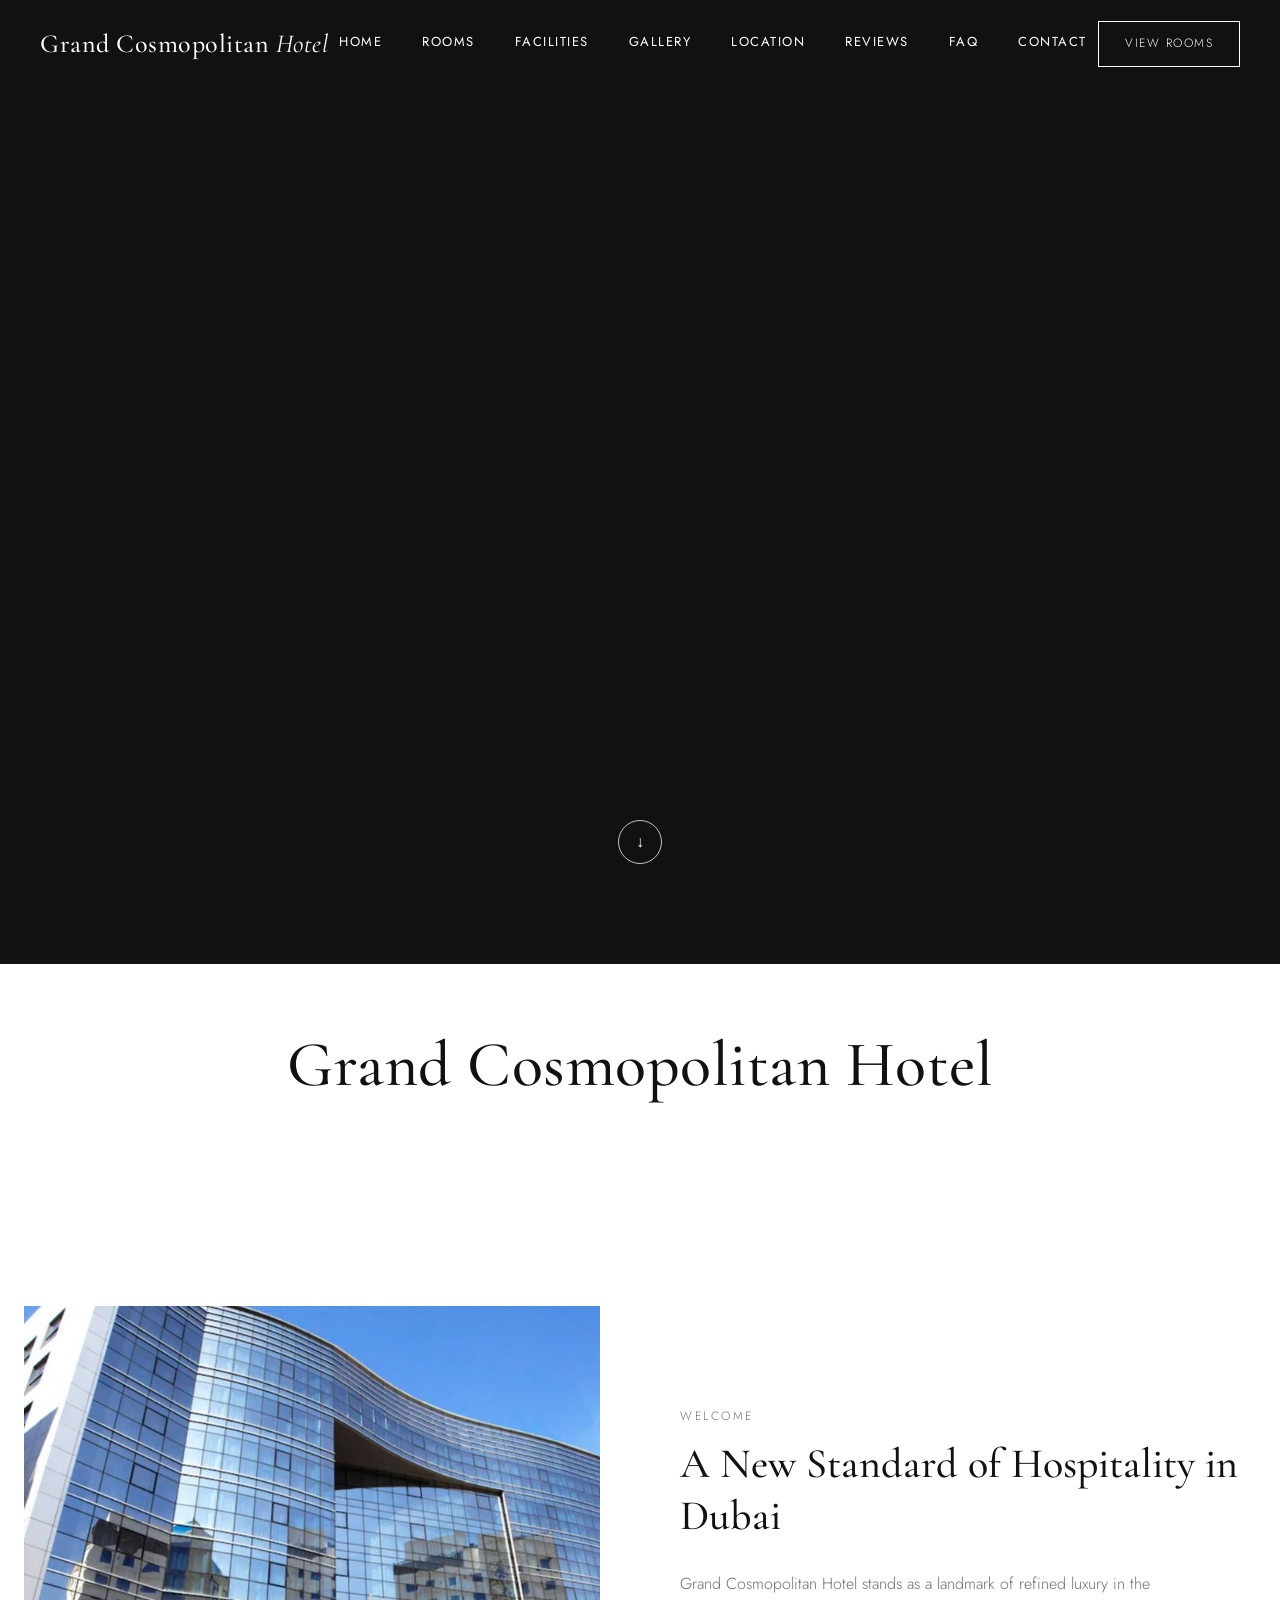
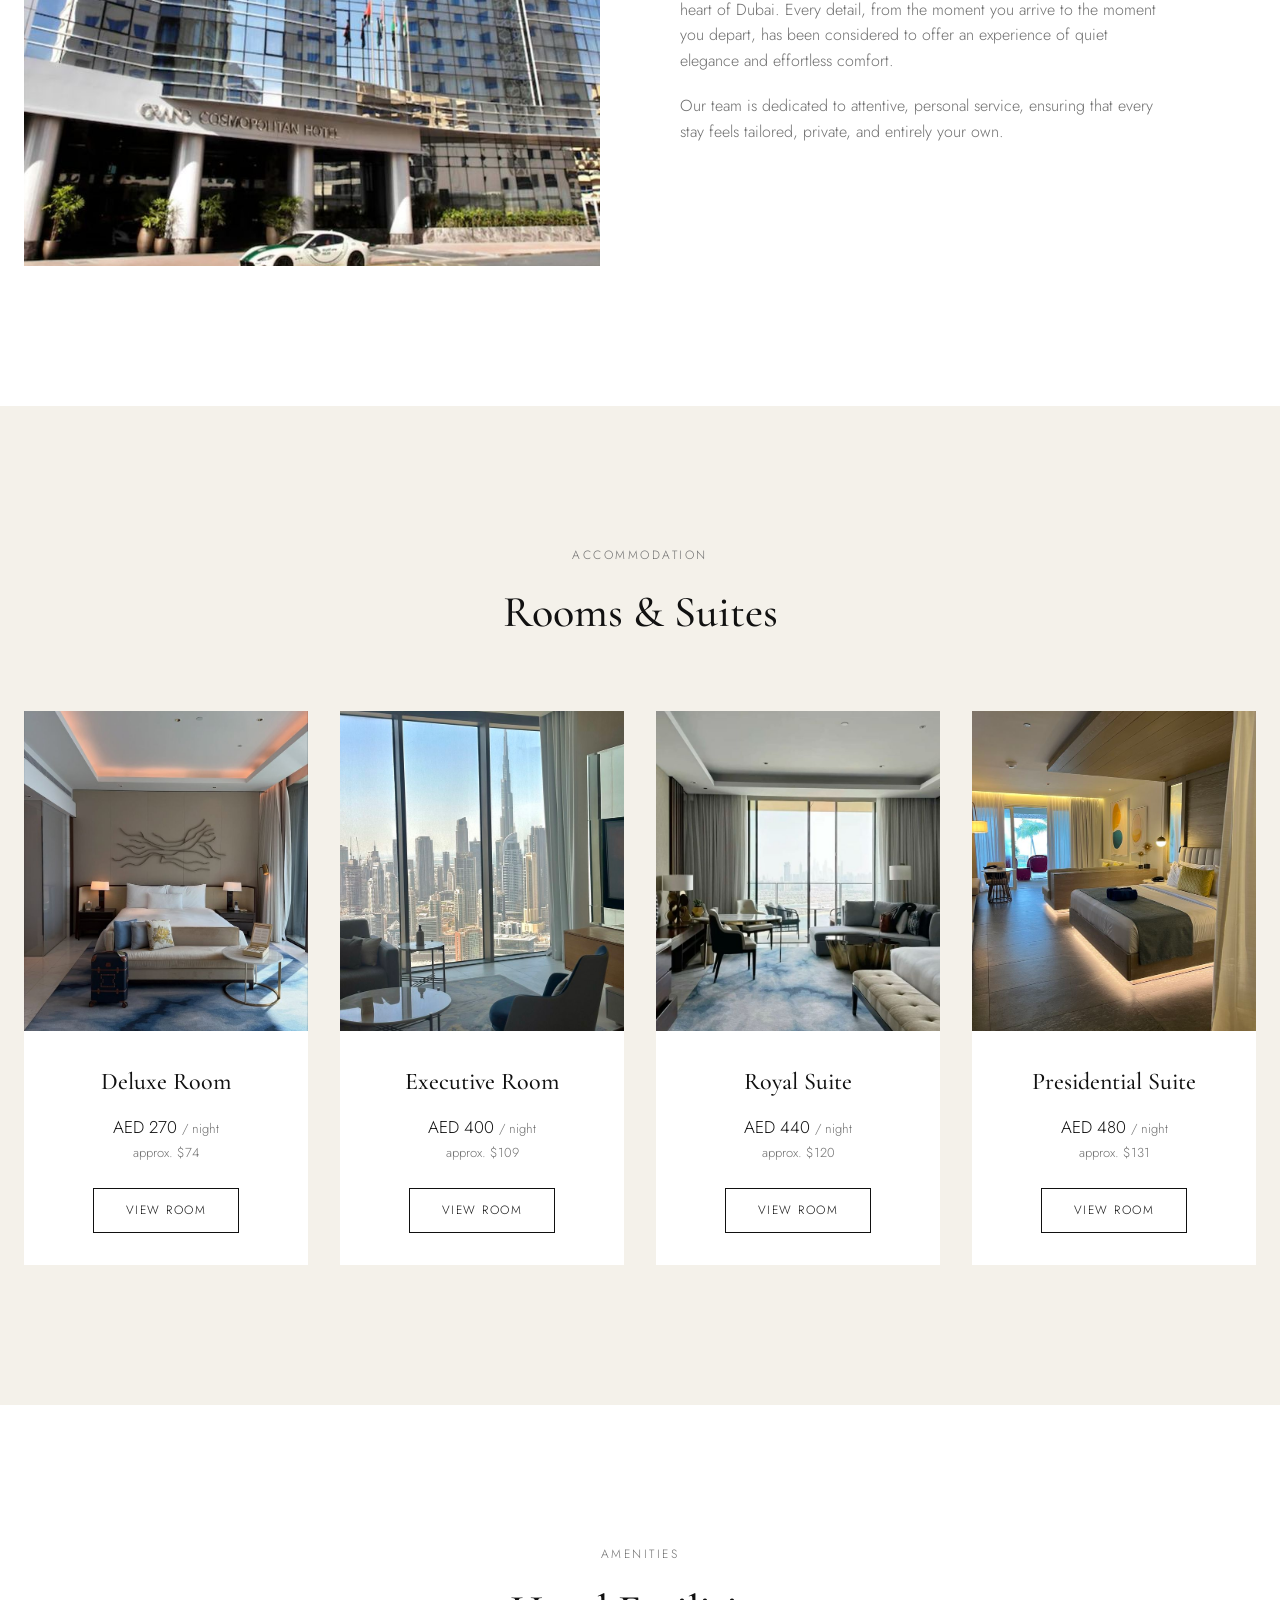
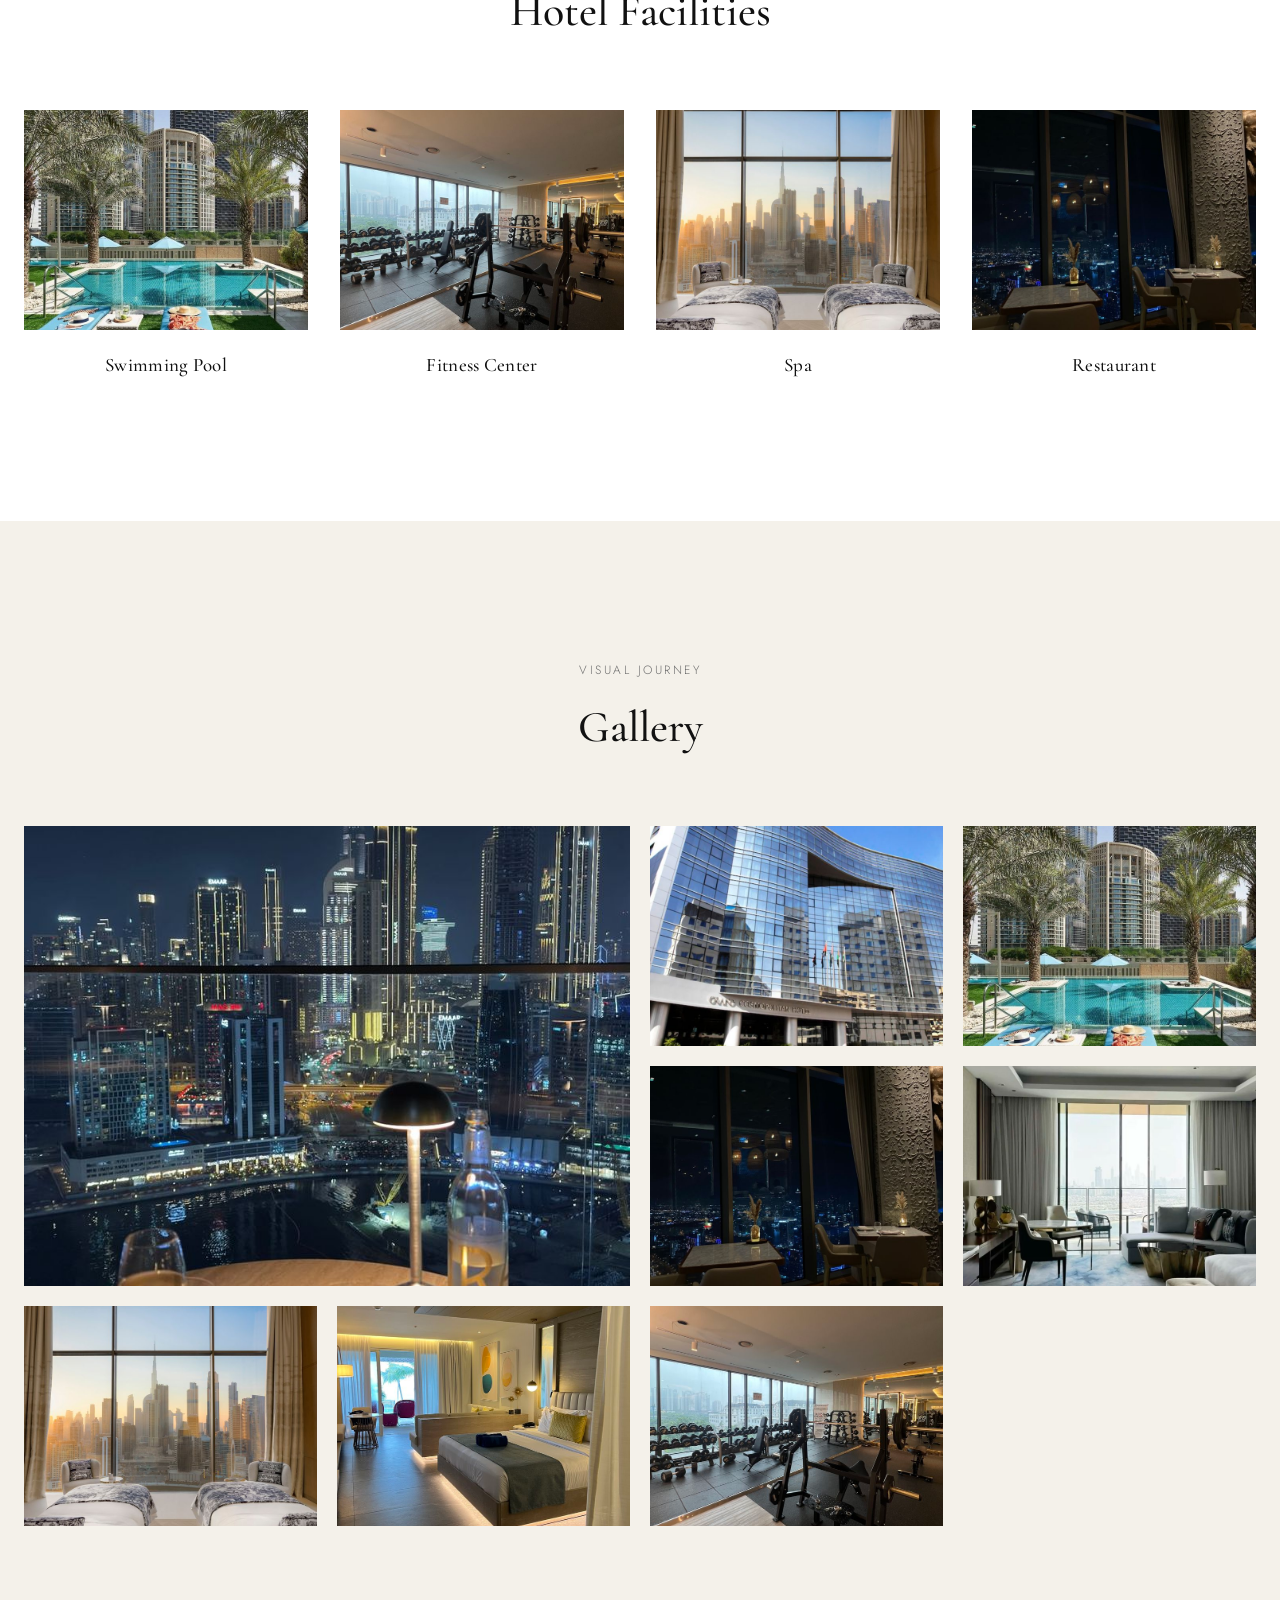
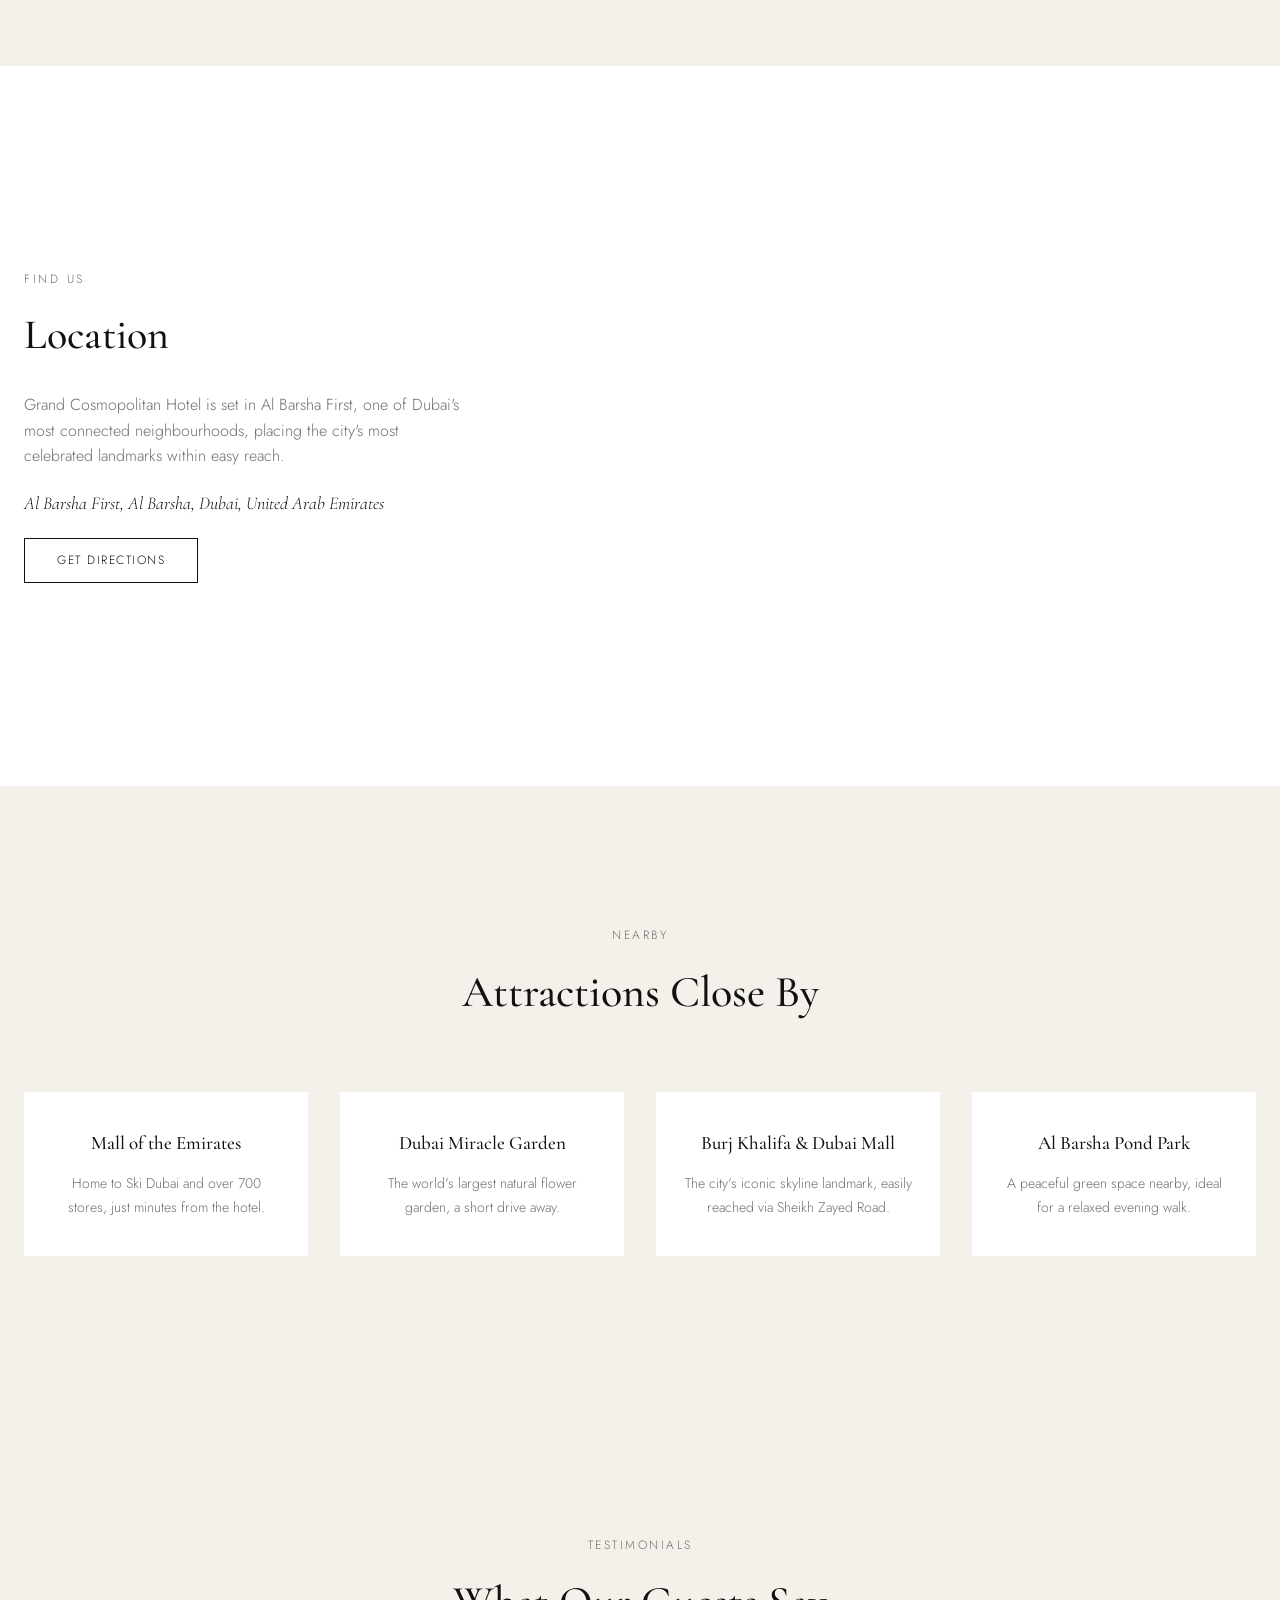
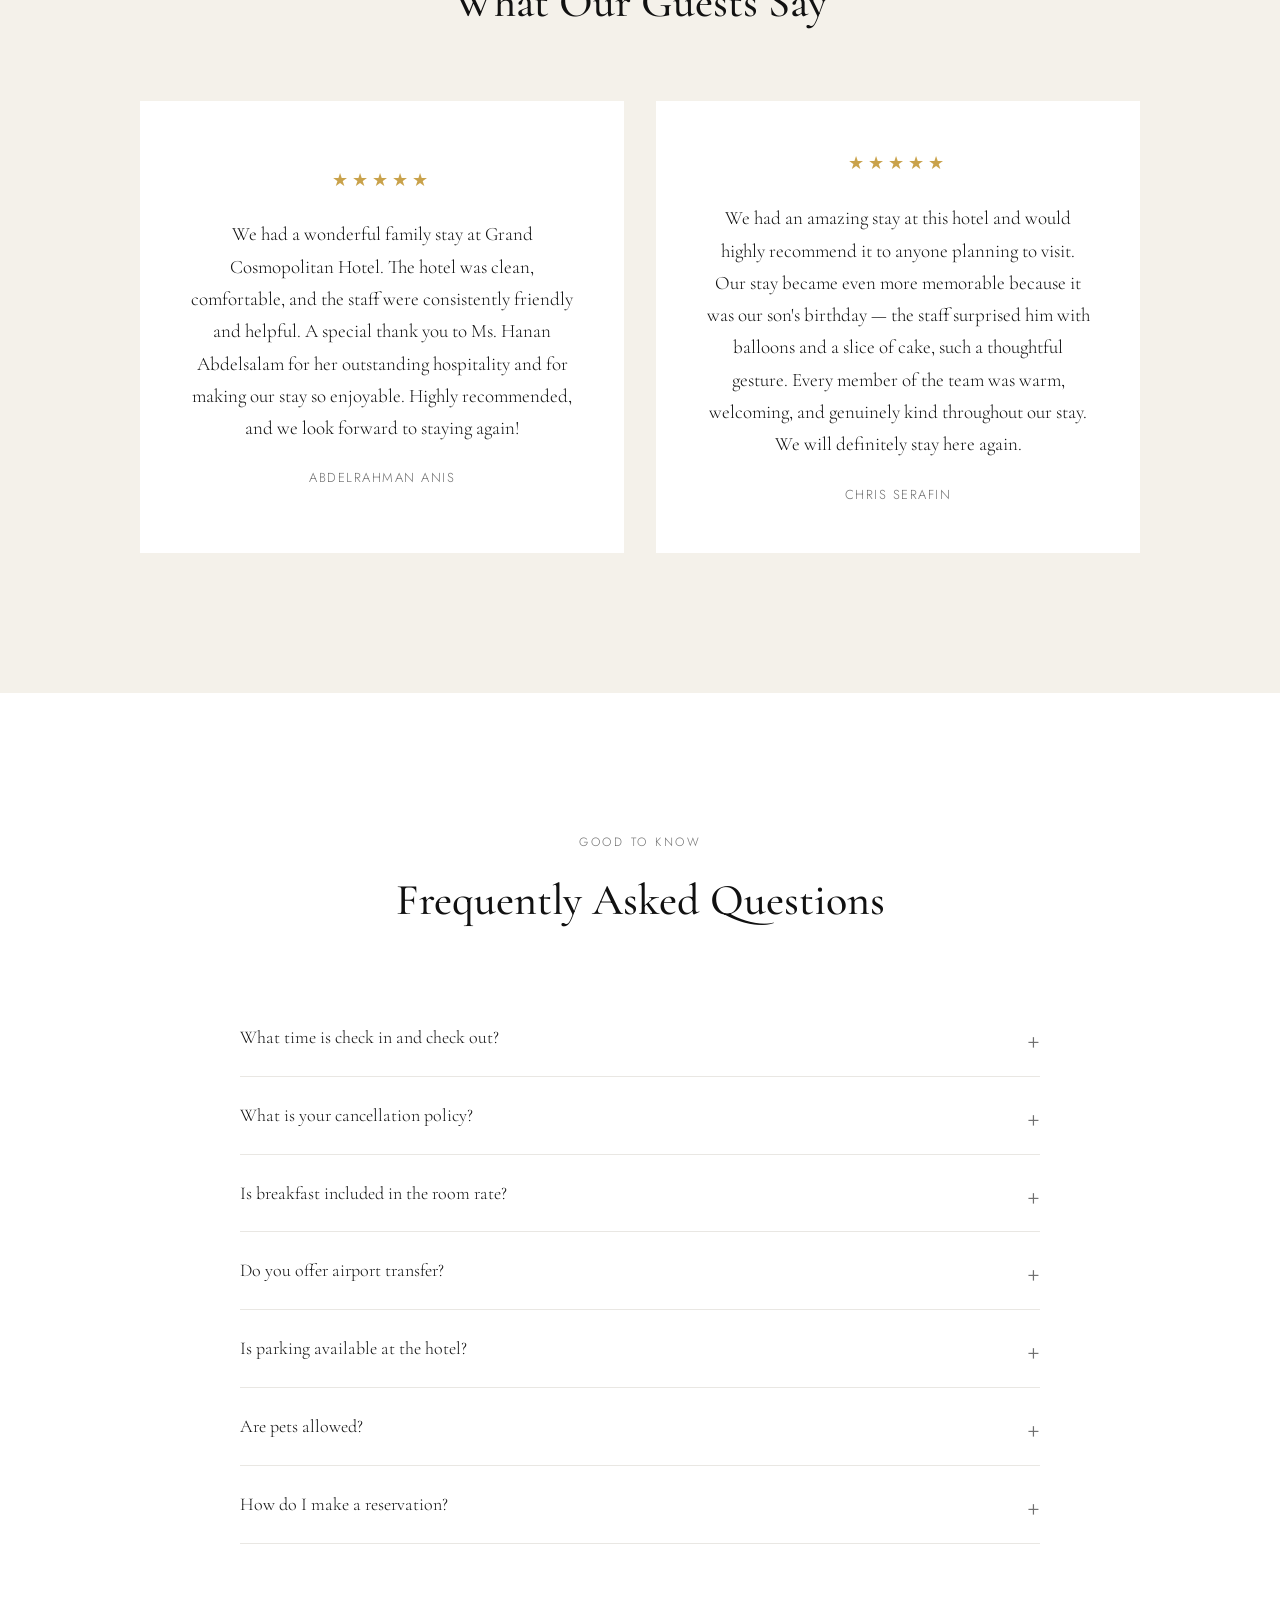
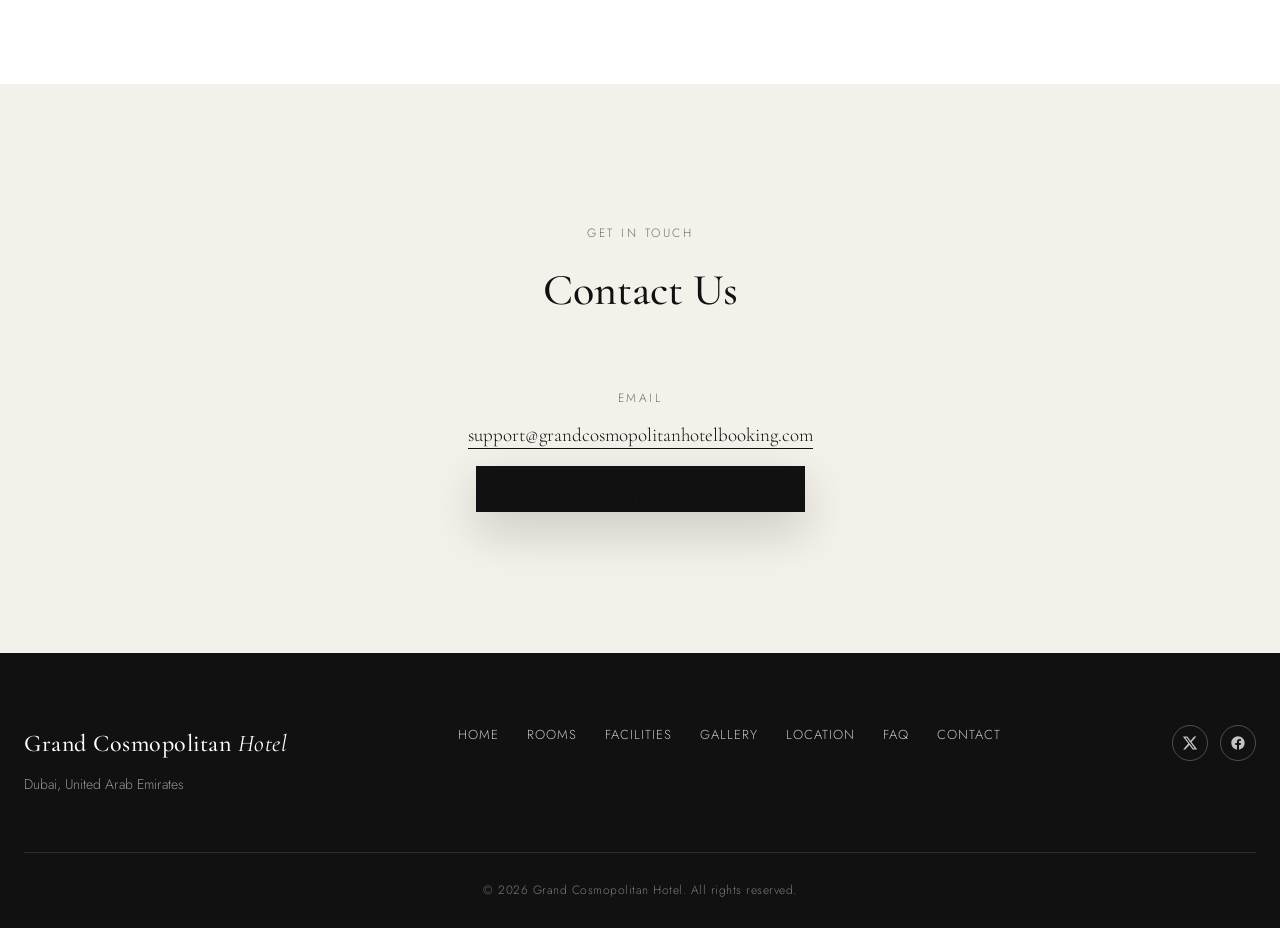
<file: index.html>
<!DOCTYPE html>
<html lang="en">
<head>
<meta charset="UTF-8">
<meta name="viewport" content="width=device-width, initial-scale=1.0">
<title>Grand Cosmopolitan Hotel | Dubai</title>
<link rel="preconnect" href="https://fonts.googleapis.com">
<link rel="preconnect" href="https://fonts.gstatic.com" crossorigin>
<link href="https://fonts.googleapis.com/css2?family=Cormorant+Garamond:wght@400;500;600&family=Jost:wght@300;400;500&display=swap" rel="stylesheet">
<link rel="stylesheet" href="style.css">
</head>
<body>

<!-- ============ NAVIGATION ============ -->
<header class="site-header" id="siteHeader">
  <div class="nav-container">

    <button class="nav-toggle" id="navToggle" aria-label="Open menu">
      <span></span>
      <span></span>
      <span></span>
    </button>

    <a href="#home" class="nav-logo">Grand Cosmopolitan <span>Hotel</span></a>

    <nav class="nav-links" id="navLinks">
      <a href="#home" class="nav-close" id="navClose" aria-label="Close menu">&times;</a>
      <a href="#home">Home</a>
      <a href="#rooms">Rooms</a>
      <a href="#facilities">Facilities</a>
      <a href="#gallery">Gallery</a>
      <a href="#location">Location</a>
      <a href="#reviews">Reviews</a>
      <a href="#faq">FAQ</a>
      <a href="#contact">Contact</a>
    </nav>

    <a href="#rooms" class="btn-nav">View Rooms</a>

  </div>
</header>

<div class="nav-overlay" id="navOverlay"></div>

<!-- ============ SECTIONS PLACEHOLDER ============ -->
<!-- Hero, Booking Form, Hotel Intro, Rooms, Facilities, Gallery,
     Location, Nearby Attractions, Reservation Process, Reviews,
     FAQ, Contact, Footer will be added section by section. -->

<main>

  <!-- ============ HERO ============ -->
  <section id="home" class="hero">

    <div class="hero-video-wrap">
      <video
        class="hero-video"
        autoplay
        muted
        loop
        playsinline>
        <source src="https://res.cloudinary.com/zznslxmz/video/upload/q_auto,f_auto/v1786178181/3c3256c80615941cb352f25d64c30ac8_c71n5p.mp4" type="video/mp4">
      </video>

      <a href="#hotel-intro" class="hero-scroll-cue" aria-label="Scroll down">
        <span>&darr;</span>
      </a>
    </div>

    <div class="hero-spacer"></div>

    <div class="hero-heading reveal">
      <h1>Grand Cosmopolitan Hotel</h1>
    </div>

  </section>

  <!-- ============ HOTEL INTRODUCTION ============ -->
  <section id="hotel-intro" class="intro">
    <div class="intro-container">

      <div class="intro-image reveal">
        <img src="intro.png" alt="Grand Cosmopolitan Hotel">
      </div>

      <div class="intro-text reveal">
        <span class="eyebrow">Welcome</span>
        <h2>A New Standard of Hospitality in Dubai</h2>
        <p>
          Grand Cosmopolitan Hotel stands as a landmark of refined
          luxury in the heart of Dubai. Every detail, from the
          moment you arrive to the moment you depart, has been
          considered to offer an experience of quiet elegance and
          effortless comfort.
        </p>
        <p>
          Our team is dedicated to attentive, personal service,
          ensuring that every stay feels tailored, private, and
          entirely your own.
        </p>
      </div>

    </div>
  </section>

  <!-- ============ ROOMS ============ -->
  <section id="rooms" class="rooms">
    <div class="section-heading reveal">
      <span class="eyebrow">Accommodation</span>
      <h2>Rooms &amp; Suites</h2>
    </div>

    <div class="rooms-grid">

      <article class="room-card reveal">
        <div class="room-card-image">
          <img src="deluxe.png" alt="Deluxe Room">
        </div>
        <div class="room-card-body">
          <h3>Deluxe Room</h3>
          <p class="room-price">AED 270 <span>/ night</span></p>
          <p class="room-price-usd">approx. $74</p>
          <a href="room-deluxe.html" class="btn-outline">View Room</a>
        </div>
      </article>

      <article class="room-card reveal">
        <div class="room-card-image">
          <img src="exe.png" alt="Executive Room">
        </div>
        <div class="room-card-body">
          <h3>Executive Room</h3>
          <p class="room-price">AED 400 <span>/ night</span></p>
          <p class="room-price-usd">approx. $109</p>
          <a href="room-executive.html" class="btn-outline">View Room</a>
        </div>
      </article>

      <article class="room-card reveal">
        <div class="room-card-image">
          <img src="royal.png" alt="Royal Suite">
        </div>
        <div class="room-card-body">
          <h3>Royal Suite</h3>
          <p class="room-price">AED 440 <span>/ night</span></p>
          <p class="room-price-usd">approx. $120</p>
          <a href="room-royal.html" class="btn-outline">View Room</a>
        </div>
      </article>

      <article class="room-card reveal">
        <div class="room-card-image">
          <img src="presidential.png" alt="Presidential Suite">
        </div>
        <div class="room-card-body">
          <h3>Presidential Suite</h3>
          <p class="room-price">AED 480 <span>/ night</span></p>
          <p class="room-price-usd">approx. $131</p>
          <a href="room-presidential.html" class="btn-outline">View Room</a>
        </div>
      </article>

    </div>
  </section>

  <!-- ============ FACILITIES ============ -->
  <section id="facilities" class="facilities">
    <div class="section-heading reveal">
      <span class="eyebrow">Amenities</span>
      <h2>Hotel Facilities</h2>
    </div>

    <div class="facilities-grid">

      <div class="facility-card reveal">
        <img src="pool.png" alt="Swimming Pool">
        <h3>Swimming Pool</h3>
      </div>

      <div class="facility-card reveal">
        <img src="gym.png" alt="Fitness Center">
        <h3>Fitness Center</h3>
      </div>

      <div class="facility-card reveal">
        <img src="spa.png" alt="Spa">
        <h3>Spa</h3>
      </div>

      <div class="facility-card reveal">
        <img src="restaurant.png" alt="Restaurant">
        <h3>Restaurant</h3>
      </div>

    </div>
  </section>

  <!-- ============ GALLERY ============ -->
  <section id="gallery" class="gallery">
    <div class="section-heading reveal">
      <span class="eyebrow">Visual Journey</span>
      <h2>Gallery</h2>
    </div>

    <div class="gallery-grid">
      <div class="gallery-item gallery-item-large reveal">
        <img src="gallery.png" alt="Grand Cosmopolitan Hotel">
      </div>
      <div class="gallery-item reveal">
        <img src="intro.png" alt="Hotel Exterior">
      </div>
      <div class="gallery-item reveal">
        <img src="pool.png" alt="Swimming Pool">
      </div>
      <div class="gallery-item reveal">
        <img src="restaurant.png" alt="Restaurant">
      </div>
      <div class="gallery-item reveal">
        <img src="royal.png" alt="Royal Suite">
      </div>
      <div class="gallery-item reveal">
        <img src="spa.png" alt="Spa">
      </div>
      <div class="gallery-item reveal">
        <img src="presidential.png" alt="Presidential Suite">
      </div>
      <div class="gallery-item reveal">
        <img src="gym.png" alt="Fitness Center">
      </div>
    </div>
  </section>

  <!-- ============ LOCATION ============ -->
  <section id="location" class="location">
    <div class="location-container">

      <div class="location-text reveal">
        <span class="eyebrow">Find Us</span>
        <h2>Location</h2>
        <p>
          Grand Cosmopolitan Hotel is set in Al Barsha First,
          one of Dubai's most connected neighbourhoods, placing
          the city's most celebrated landmarks within easy reach.
        </p>
        <p class="location-address">
          Al Barsha First, Al Barsha, Dubai, United Arab Emirates
        </p>
        <a
          href="https://www.google.com/maps/search/?api=1&query=Al+Barsha+First+Al+Barsha+Dubai+United+Arab+Emirates"
          target="_blank"
          rel="noopener"
          class="btn-outline">
          Get Directions
        </a>
      </div>

      <div class="location-map reveal">
        <iframe
          title="Grand Cosmopolitan Hotel Location"
          src="https://www.google.com/maps?q=Al+Barsha+First,+Al+Barsha,+Dubai,+United+Arab+Emirates&output=embed"
          width="100%"
          height="100%"
          style="border:0;"
          allowfullscreen=""
          loading="lazy"
          referrerpolicy="no-referrer-when-downgrade">
        </iframe>
      </div>

    </div>
  </section>

  <!-- ============ NEARBY ATTRACTIONS ============ -->
  <section id="attractions" class="attractions">
    <div class="section-heading reveal">
      <span class="eyebrow">Nearby</span>
      <h2>Attractions Close By</h2>
    </div>

    <div class="attractions-grid">

      <div class="attraction-card reveal">
        <h3>Mall of the Emirates</h3>
        <p>Home to Ski Dubai and over 700 stores, just minutes from the hotel.</p>
      </div>

      <div class="attraction-card reveal">
        <h3>Dubai Miracle Garden</h3>
        <p>The world's largest natural flower garden, a short drive away.</p>
      </div>

      <div class="attraction-card reveal">
        <h3>Burj Khalifa &amp; Dubai Mall</h3>
        <p>The city's iconic skyline landmark, easily reached via Sheikh Zayed Road.</p>
      </div>

      <div class="attraction-card reveal">
        <h3>Al Barsha Pond Park</h3>
        <p>A peaceful green space nearby, ideal for a relaxed evening walk.</p>
      </div>

    </div>
  </section>

  <!-- ============ GUEST REVIEWS ============ -->
  <section id="reviews" class="reviews">
    <div class="section-heading reveal">
      <span class="eyebrow">Testimonials</span>
      <h2>What Our Guests Say</h2>
    </div>

    <div class="reviews-grid">

      <div class="review-card reveal">
        <div class="review-stars">&starf;&starf;&starf;&starf;&starf;</div>
        <p class="review-text">
          We had a wonderful family stay at Grand Cosmopolitan Hotel.
          The hotel was clean, comfortable, and the staff were
          consistently friendly and helpful. A special thank you to
          Ms. Hanan Abdelsalam for her outstanding hospitality and
          for making our stay so enjoyable. Highly recommended, and
          we look forward to staying again!
        </p>
        <p class="review-author">Abdelrahman Anis</p>
      </div>

      <div class="review-card reveal">
        <div class="review-stars">&starf;&starf;&starf;&starf;&starf;</div>
        <p class="review-text">
          We had an amazing stay at this hotel and would highly
          recommend it to anyone planning to visit. Our stay became
          even more memorable because it was our son's birthday —
          the staff surprised him with balloons and a slice of cake,
          such a thoughtful gesture. Every member of the team was
          warm, welcoming, and genuinely kind throughout our stay.
          We will definitely stay here again.
        </p>
        <p class="review-author">Chris Serafin</p>
      </div>

    </div>
  </section>

  <!-- ============ FAQ ============ -->
  <section id="faq" class="faq">
    <div class="section-heading reveal">
      <span class="eyebrow">Good to Know</span>
      <h2>Frequently Asked Questions</h2>
    </div>

    <div class="faq-list">

      <details class="faq-item reveal">
        <summary>What time is check in and check out?</summary>
        <p>Check in begins at 3:00 PM and check out is by 12:00 PM. Early check in or late check out may be arranged through our reservations team, subject to availability.</p>
      </details>

      <details class="faq-item reveal">
        <summary>What is your cancellation policy?</summary>
        <p>Cancellation terms vary by rate and season. Our reservations team will confirm the exact policy for your dates during your chat with us.</p>
      </details>

      <details class="faq-item reveal">
        <summary>Is breakfast included in the room rate?</summary>
        <p>Breakfast availability depends on the room package selected. Our reservations team will confirm this when finalizing your booking.</p>
      </details>

      <details class="faq-item reveal">
        <summary>Do you offer airport transfer?</summary>
        <p>Yes, airport transfer can be arranged upon request. Please mention this to our reservations team during your chat.</p>
      </details>

      <details class="faq-item reveal">
        <summary>Is parking available at the hotel?</summary>
        <p>Yes, complimentary parking is available for all hotel guests.</p>
      </details>

      <details class="faq-item reveal">
        <summary>Are pets allowed?</summary>
        <p>Please contact our reservations team directly to discuss our pet policy ahead of your stay.</p>
      </details>

      <details class="faq-item reveal">
        <summary>How do I make a reservation?</summary>
        <p>Simply click "Chat With Us to Book" to start a live conversation with our reservations team, who will personally confirm availability and finalize your booking.</p>
      </details>

    </div>
  </section>

  <!-- ============ CONTACT ============ -->
  <section id="contact" class="contact">
    <div class="section-heading reveal">
      <span class="eyebrow">Get In Touch</span>
      <h2>Contact Us</h2>
    </div>

    <div class="contact-container reveal">

      <div class="contact-item">
        <span class="eyebrow">Email</span>
        <a href="mailto:support@grandcosmopolitanhotelbooking.com">support@grandcosmopolitanhotelbooking.com</a>
      </div>

      <div class="contact-item">
        <a href="#rooms" class="btn-booking-simple">View Rooms &amp; Book</a>
      </div>

    </div>
  </section>

</main>

<!-- ============ FOOTER ============ -->
<footer class="site-footer">
  <div class="footer-container">

    <div class="footer-brand">
      <p class="nav-logo">Grand Cosmopolitan <span>Hotel</span></p>
      <p class="footer-tagline">Dubai, United Arab Emirates</p>
    </div>

    <nav class="footer-links">
      <a href="#home">Home</a>
      <a href="#rooms">Rooms</a>
      <a href="#facilities">Facilities</a>
      <a href="#gallery">Gallery</a>
      <a href="#location">Location</a>
      <a href="#faq">FAQ</a>
      <a href="#contact">Contact</a>
    </nav>

    <div class="footer-socials">
      <a href="https://x.com/GrandCosmoDubai" target="_blank" rel="noopener" aria-label="X (Twitter)" class="footer-social-icon">
        <svg viewBox="0 0 24 24" width="16" height="16" fill="currentColor"><path d="M18.244 2.25h3.308l-7.227 8.26 8.502 11.24H16.17l-5.214-6.817L4.99 21.75H1.68l7.73-8.835L1.254 2.25H8.08l4.713 6.231zm-1.161 17.52h1.833L7.084 4.126H5.117z"/></svg>
      </a>
      <a href="https://www.facebook.com/GrandCosmopolitanHotelBookings" target="_blank" rel="noopener" aria-label="Facebook" class="footer-social-icon">
        <svg viewBox="0 0 24 24" width="16" height="16" fill="currentColor"><path d="M22 12.06C22 6.5 17.52 2 12 2S2 6.5 2 12.06c0 5.02 3.66 9.18 8.44 9.94v-7.03H7.9v-2.91h2.54V9.85c0-2.51 1.49-3.89 3.77-3.89 1.09 0 2.24.2 2.24.2v2.47h-1.26c-1.24 0-1.63.77-1.63 1.56v1.87h2.78l-.44 2.91h-2.34V22c4.78-.76 8.44-4.92 8.44-9.94z"/></svg>
      </a>
    </div>

  </div>

  <div class="footer-bottom">
    <p>&copy; <span id="footerYear"></span> Grand Cosmopolitan Hotel. All rights reserved.</p>
  </div>
</footer>

<script src="main.js"></script>

</body>
</html>
</file>
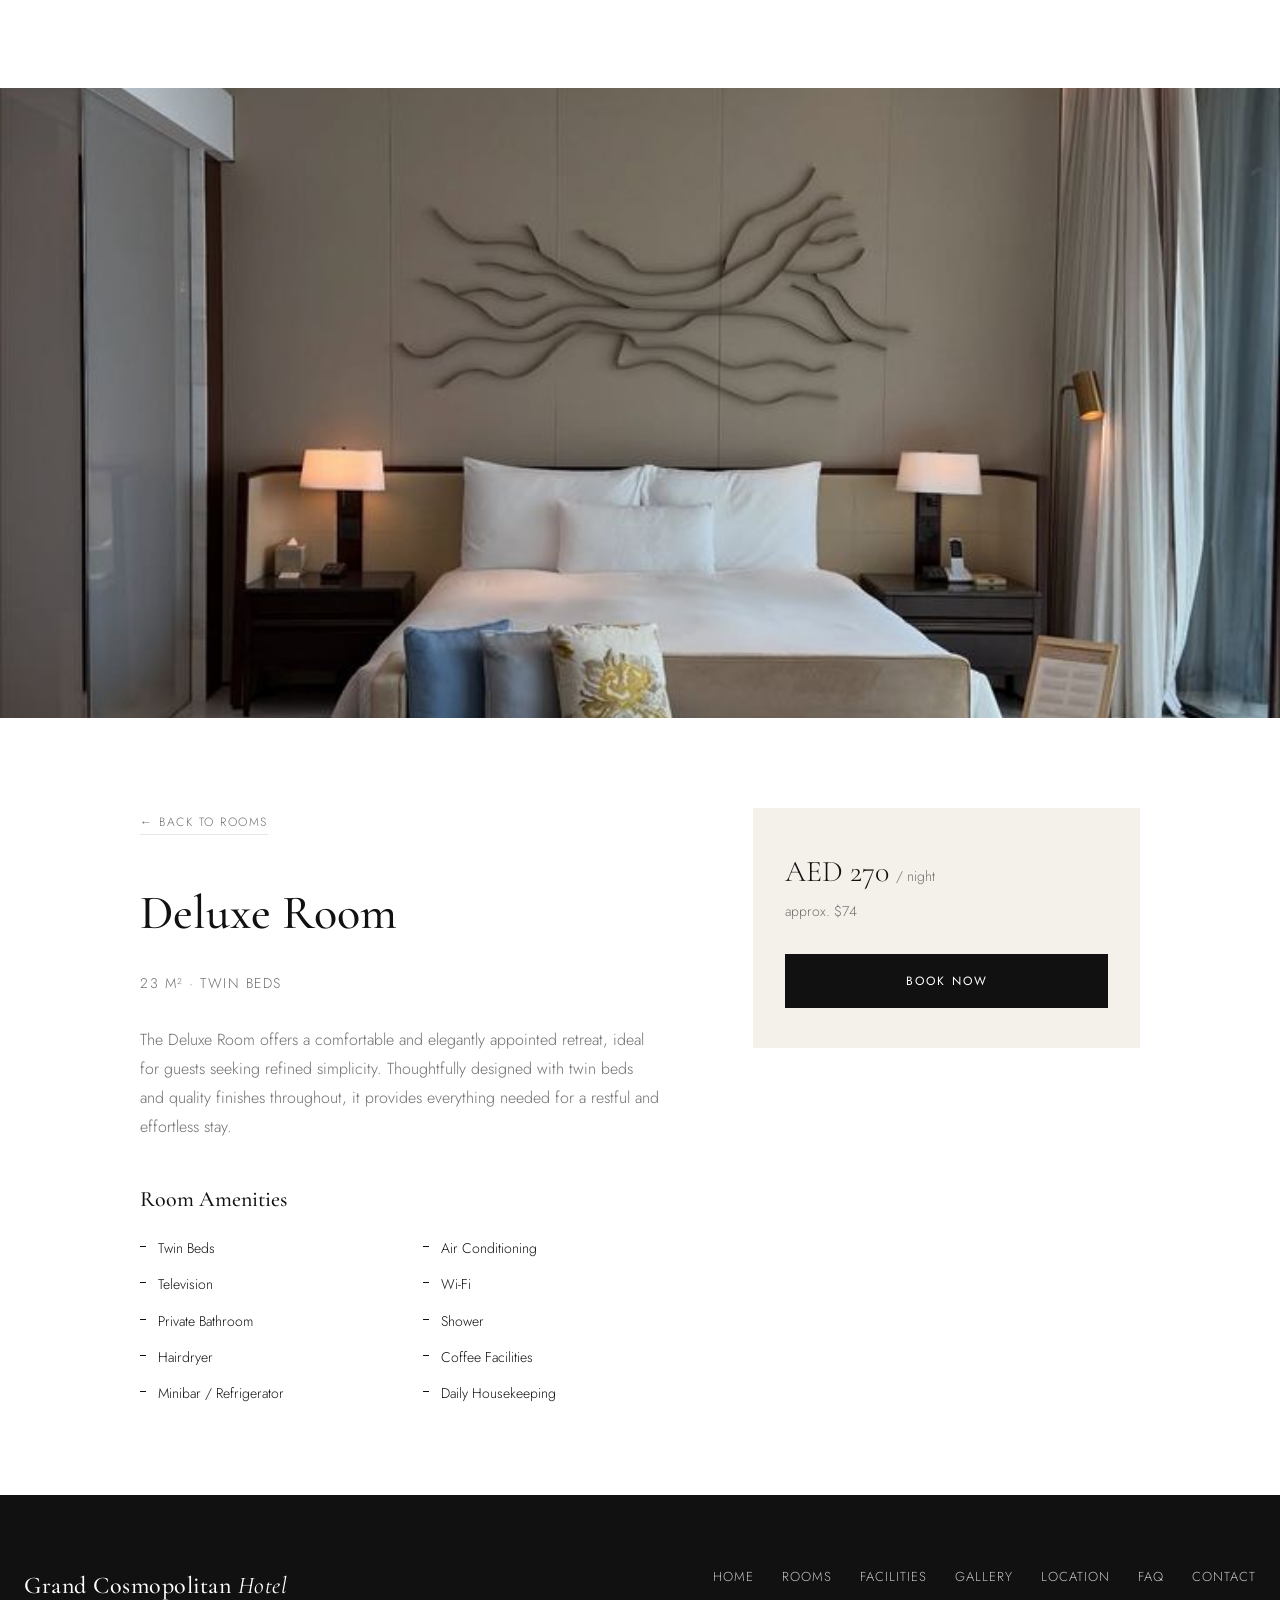
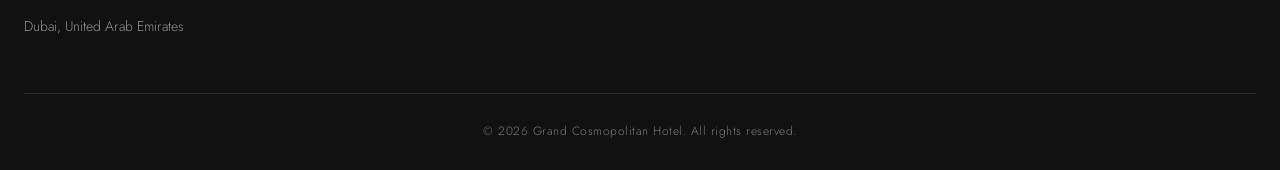
<file: deluxe.html>
<!DOCTYPE html>
<html lang="en">
<head>
<meta charset="UTF-8">
<meta name="viewport" content="width=device-width, initial-scale=1.0">
<title>Deluxe Room | Grand Cosmopolitan Hotel</title>
<link rel="preconnect" href="https://fonts.googleapis.com">
<link rel="preconnect" href="https://fonts.gstatic.com" crossorigin>
<link href="https://fonts.googleapis.com/css2?family=Cormorant+Garamond:wght@400;500;600&family=Jost:wght@300;400;500&display=swap" rel="stylesheet">
<link rel="stylesheet" href="style.css">
</head>
<body>

<!-- ============ NAVIGATION ============ -->
<header class="site-header scrolled" id="siteHeader">
  <div class="nav-container">

    <button class="nav-toggle" id="navToggle" aria-label="Open menu">
      <span></span>
      <span></span>
      <span></span>
    </button>

    <a href="index.html" class="nav-logo">Grand Cosmopolitan <span>Hotel</span></a>

    <nav class="nav-links" id="navLinks">
      <a href="index.html" class="nav-close" id="navClose" aria-label="Close menu">&times;</a>
      <a href="index.html">Home</a>
      <a href="index.html#rooms">Rooms</a>
      <a href="index.html#facilities">Facilities</a>
      <a href="index.html#gallery">Gallery</a>
      <a href="index.html#location">Location</a>
      <a href="index.html#reviews">Reviews</a>
      <a href="index.html#faq">FAQ</a>
      <a href="index.html#contact">Contact</a>
    </nav>

    <a href="index.html#booking" class="btn-nav">Check Availability</a>

  </div>
</header>

<div class="nav-overlay" id="navOverlay"></div>

<main>

  <!-- ============ ROOM HERO ============ -->
  <div class="room-hero">
    <img src="deluxe.png" alt="Deluxe Room">
  </div>

  <!-- ============ ROOM DETAIL ============ -->
  <section class="room-detail">
    <div class="room-detail-container">

      <div class="room-detail-main reveal">
        <a href="index.html#rooms" class="room-detail-back">&larr; Back to Rooms</a>
        <h1>Deluxe Room</h1>
        <p class="room-detail-size">23 m&sup2;&nbsp;&middot;&nbsp;Twin Beds</p>
        <p class="room-description">
          The Deluxe Room offers a comfortable and elegantly
          appointed retreat, ideal for guests seeking refined
          simplicity. Thoughtfully designed with twin beds and
          quality finishes throughout, it provides everything
          needed for a restful and effortless stay.
        </p>

        <div class="room-amenities">
          <h2>Room Amenities</h2>
          <ul class="room-amenities-list">
            <li>Twin Beds</li>
            <li>Air Conditioning</li>
            <li>Television</li>
            <li>Wi-Fi</li>
            <li>Private Bathroom</li>
            <li>Shower</li>
            <li>Hairdryer</li>
            <li>Coffee Facilities</li>
            <li>Minibar / Refrigerator</li>
            <li>Daily Housekeeping</li>
          </ul>
        </div>
      </div>

      <aside class="room-detail-side reveal">
        <p class="room-detail-price">AED 270 <span>/ night</span></p>
        <p class="room-detail-price-usd">approx. $74</p>
        <button id="roomBookBtn" data-room="Deluxe Room" class="btn-book-room">Book Now</button>
      </aside>

    </div>
  </section>

</main>

<!-- ============ FOOTER ============ -->
<footer class="site-footer">
  <div class="footer-container">

    <div class="footer-brand">
      <p class="nav-logo">Grand Cosmopolitan <span>Hotel</span></p>
      <p class="footer-tagline">Dubai, United Arab Emirates</p>
    </div>

    <nav class="footer-links">
      <a href="index.html">Home</a>
      <a href="index.html#rooms">Rooms</a>
      <a href="index.html#facilities">Facilities</a>
      <a href="index.html#gallery">Gallery</a>
      <a href="index.html#location">Location</a>
      <a href="index.html#faq">FAQ</a>
      <a href="index.html#contact">Contact</a>
    </nav>

  </div>

  <div class="footer-bottom">
    <p>&copy; <span id="footerYear"></span> Grand Cosmopolitan Hotel. All rights reserved.</p>
  </div>
</footer>

<script src="main.js"></script>

<!--Start of Tawk.to Script-->
<script type="text/javascript">
var Tawk_API=Tawk_API||{}, Tawk_LoadStart=new Date();
(function(){
var s1=document.createElement("script"),s0=document.getElementsByTagName("script")[0];
s1.async=true;
s1.src='https://embed.tawk.to/6a75b3db27ca6d1d42c39d03/1jvdsd4hu';
s1.charset='UTF-8';
s1.setAttribute('crossorigin','*');
s0.parentNode.insertBefore(s1,s0);
})();
</script>
<!--End of Tawk.to Script-->

</body>
</html>
</file>
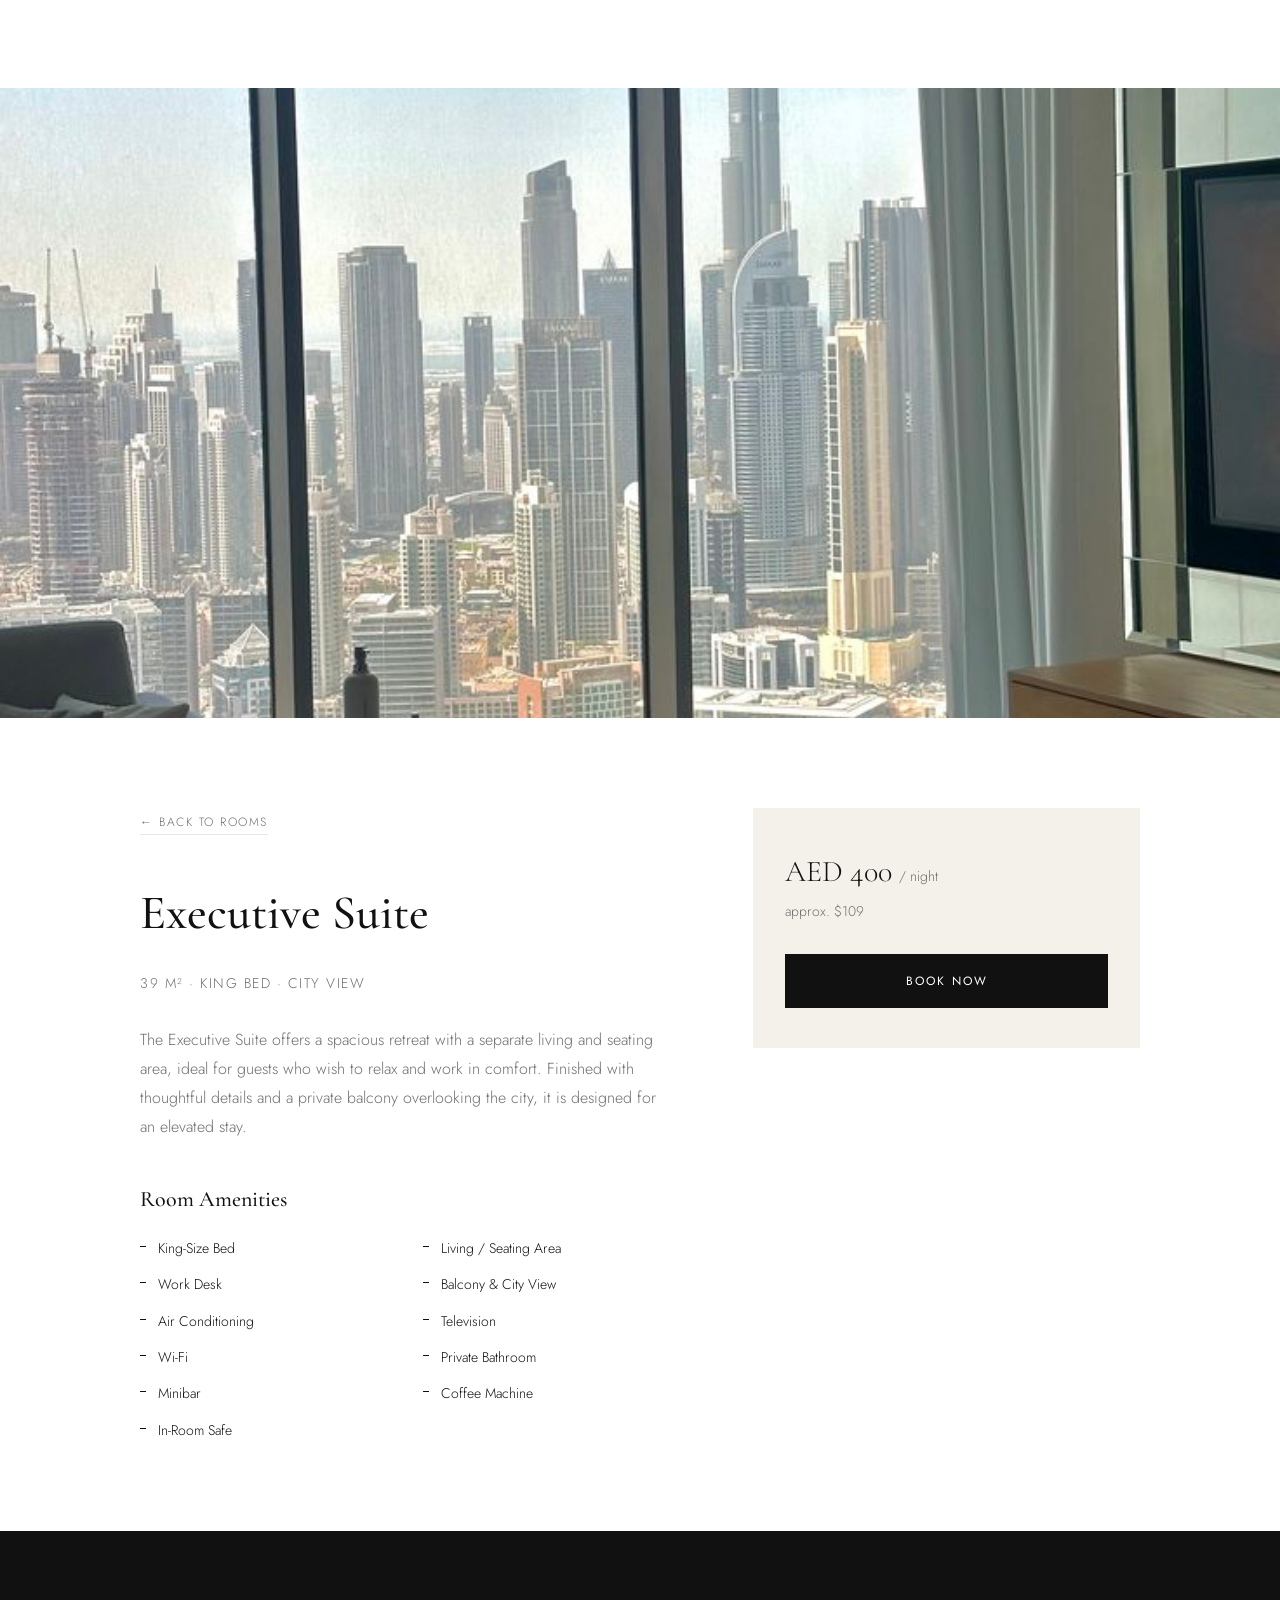
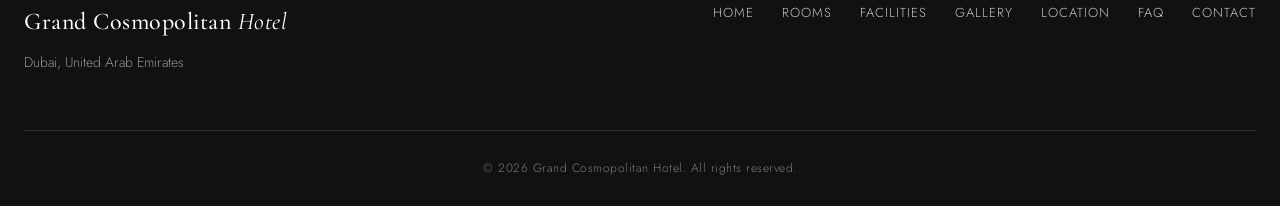
<file: executive.html>
<!DOCTYPE html>
<html lang="en">
<head>
<meta charset="UTF-8">
<meta name="viewport" content="width=device-width, initial-scale=1.0">
<title>Executive Suite | Grand Cosmopolitan Hotel</title>
<link rel="preconnect" href="https://fonts.googleapis.com">
<link rel="preconnect" href="https://fonts.gstatic.com" crossorigin>
<link href="https://fonts.googleapis.com/css2?family=Cormorant+Garamond:wght@400;500;600&family=Jost:wght@300;400;500&display=swap" rel="stylesheet">
<link rel="stylesheet" href="style.css">
</head>
<body>

<!-- ============ NAVIGATION ============ -->
<header class="site-header scrolled" id="siteHeader">
  <div class="nav-container">

    <button class="nav-toggle" id="navToggle" aria-label="Open menu">
      <span></span>
      <span></span>
      <span></span>
    </button>

    <a href="index.html" class="nav-logo">Grand Cosmopolitan <span>Hotel</span></a>

    <nav class="nav-links" id="navLinks">
      <a href="index.html" class="nav-close" id="navClose" aria-label="Close menu">&times;</a>
      <a href="index.html">Home</a>
      <a href="index.html#rooms">Rooms</a>
      <a href="index.html#facilities">Facilities</a>
      <a href="index.html#gallery">Gallery</a>
      <a href="index.html#location">Location</a>
      <a href="index.html#reviews">Reviews</a>
      <a href="index.html#faq">FAQ</a>
      <a href="index.html#contact">Contact</a>
    </nav>

    <a href="index.html#booking" class="btn-nav">Check Availability</a>

  </div>
</header>

<div class="nav-overlay" id="navOverlay"></div>

<main>

  <!-- ============ ROOM HERO ============ -->
  <div class="room-hero">
    <img src="exe.png" alt="Executive Suite">
  </div>

  <!-- ============ ROOM DETAIL ============ -->
  <section class="room-detail">
    <div class="room-detail-container">

      <div class="room-detail-main reveal">
        <a href="index.html#rooms" class="room-detail-back">&larr; Back to Rooms</a>
        <h1>Executive Suite</h1>
        <p class="room-detail-size">39 m&sup2;&nbsp;&middot;&nbsp;King Bed&nbsp;&middot;&nbsp;City View</p>
        <p class="room-description">
          The Executive Suite offers a spacious retreat with a
          separate living and seating area, ideal for guests who
          wish to relax and work in comfort. Finished with
          thoughtful details and a private balcony overlooking
          the city, it is designed for an elevated stay.
        </p>

        <div class="room-amenities">
          <h2>Room Amenities</h2>
          <ul class="room-amenities-list">
            <li>King-Size Bed</li>
            <li>Living / Seating Area</li>
            <li>Work Desk</li>
            <li>Balcony &amp; City View</li>
            <li>Air Conditioning</li>
            <li>Television</li>
            <li>Wi-Fi</li>
            <li>Private Bathroom</li>
            <li>Minibar</li>
            <li>Coffee Machine</li>
            <li>In-Room Safe</li>
          </ul>
        </div>
      </div>

      <aside class="room-detail-side reveal">
        <p class="room-detail-price">AED 400 <span>/ night</span></p>
        <p class="room-detail-price-usd">approx. $109</p>
        <button id="roomBookBtn" data-room="Executive Suite" class="btn-book-room">Book Now</button>
      </aside>

    </div>
  </section>

</main>

<!-- ============ FOOTER ============ -->
<footer class="site-footer">
  <div class="footer-container">

    <div class="footer-brand">
      <p class="nav-logo">Grand Cosmopolitan <span>Hotel</span></p>
      <p class="footer-tagline">Dubai, United Arab Emirates</p>
    </div>

    <nav class="footer-links">
      <a href="index.html">Home</a>
      <a href="index.html#rooms">Rooms</a>
      <a href="index.html#facilities">Facilities</a>
      <a href="index.html#gallery">Gallery</a>
      <a href="index.html#location">Location</a>
      <a href="index.html#faq">FAQ</a>
      <a href="index.html#contact">Contact</a>
    </nav>

  </div>

  <div class="footer-bottom">
    <p>&copy; <span id="footerYear"></span> Grand Cosmopolitan Hotel. All rights reserved.</p>
  </div>
</footer>

<script src="main.js"></script>

<!--Start of Tawk.to Script-->
<script type="text/javascript">
var Tawk_API=Tawk_API||{}, Tawk_LoadStart=new Date();
(function(){
var s1=document.createElement("script"),s0=document.getElementsByTagName("script")[0];
s1.async=true;
s1.src='https://embed.tawk.to/6a75b3db27ca6d1d42c39d03/1jvdsd4hu';
s1.charset='UTF-8';
s1.setAttribute('crossorigin','*');
s0.parentNode.insertBefore(s1,s0);
})();
</script>
<!--End of Tawk.to Script-->

</body>
</html>
</file>
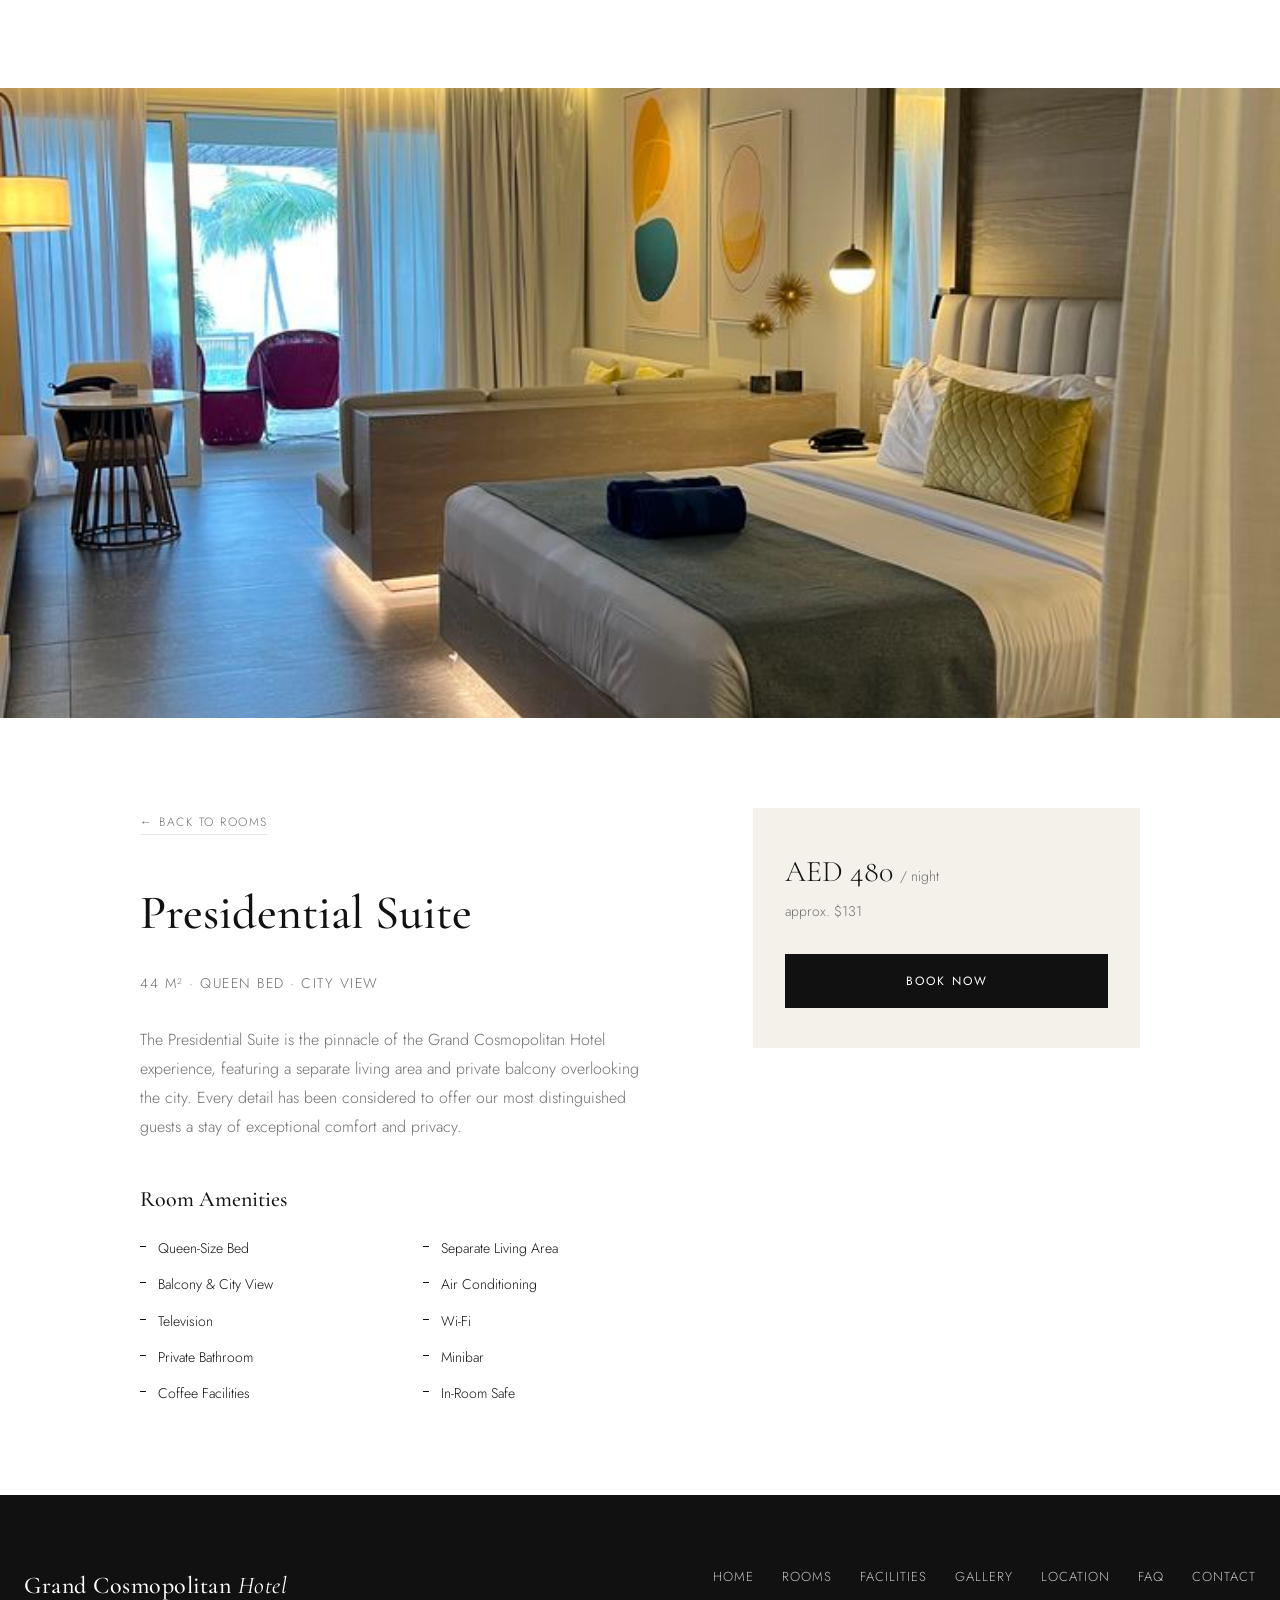
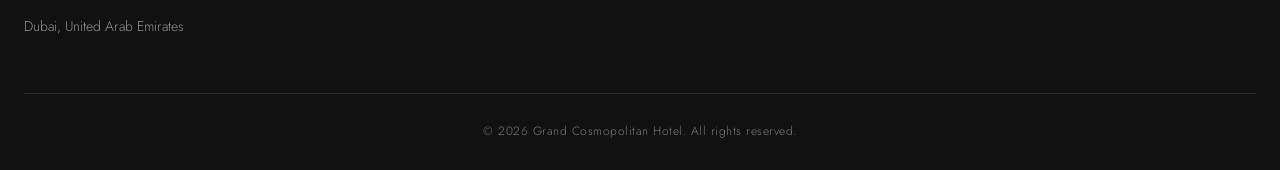
<file: presidential.html>
<!DOCTYPE html>
<html lang="en">
<head>
<meta charset="UTF-8">
<meta name="viewport" content="width=device-width, initial-scale=1.0">
<title>Presidential Suite | Grand Cosmopolitan Hotel</title>
<link rel="preconnect" href="https://fonts.googleapis.com">
<link rel="preconnect" href="https://fonts.gstatic.com" crossorigin>
<link href="https://fonts.googleapis.com/css2?family=Cormorant+Garamond:wght@400;500;600&family=Jost:wght@300;400;500&display=swap" rel="stylesheet">
<link rel="stylesheet" href="style.css">
</head>
<body>

<!-- ============ NAVIGATION ============ -->
<header class="site-header scrolled" id="siteHeader">
  <div class="nav-container">

    <button class="nav-toggle" id="navToggle" aria-label="Open menu">
      <span></span>
      <span></span>
      <span></span>
    </button>

    <a href="index.html" class="nav-logo">Grand Cosmopolitan <span>Hotel</span></a>

    <nav class="nav-links" id="navLinks">
      <a href="index.html" class="nav-close" id="navClose" aria-label="Close menu">&times;</a>
      <a href="index.html">Home</a>
      <a href="index.html#rooms">Rooms</a>
      <a href="index.html#facilities">Facilities</a>
      <a href="index.html#gallery">Gallery</a>
      <a href="index.html#location">Location</a>
      <a href="index.html#reviews">Reviews</a>
      <a href="index.html#faq">FAQ</a>
      <a href="index.html#contact">Contact</a>
    </nav>

    <a href="index.html#booking" class="btn-nav">Check Availability</a>

  </div>
</header>

<div class="nav-overlay" id="navOverlay"></div>

<main>

  <!-- ============ ROOM HERO ============ -->
  <div class="room-hero">
    <img src="presidential.png" alt="Presidential Suite">
  </div>

  <!-- ============ ROOM DETAIL ============ -->
  <section class="room-detail">
    <div class="room-detail-container">

      <div class="room-detail-main reveal">
        <a href="index.html#rooms" class="room-detail-back">&larr; Back to Rooms</a>
        <h1>Presidential Suite</h1>
        <p class="room-detail-size">44 m&sup2;&nbsp;&middot;&nbsp;Queen Bed&nbsp;&middot;&nbsp;City View</p>
        <p class="room-description">
          The Presidential Suite is the pinnacle of the Grand
          Cosmopolitan Hotel experience, featuring a separate
          living area and private balcony overlooking the city.
          Every detail has been considered to offer our most
          distinguished guests a stay of exceptional comfort and
          privacy.
        </p>

        <div class="room-amenities">
          <h2>Room Amenities</h2>
          <ul class="room-amenities-list">
            <li>Queen-Size Bed</li>
            <li>Separate Living Area</li>
            <li>Balcony &amp; City View</li>
            <li>Air Conditioning</li>
            <li>Television</li>
            <li>Wi-Fi</li>
            <li>Private Bathroom</li>
            <li>Minibar</li>
            <li>Coffee Facilities</li>
            <li>In-Room Safe</li>
          </ul>
        </div>
      </div>

      <aside class="room-detail-side reveal">
        <p class="room-detail-price">AED 480 <span>/ night</span></p>
        <p class="room-detail-price-usd">approx. $131</p>
        <button id="roomBookBtn" data-room="Presidential Suite" class="btn-book-room">Book Now</button>
      </aside>

    </div>
  </section>

</main>

<!-- ============ FOOTER ============ -->
<footer class="site-footer">
  <div class="footer-container">

    <div class="footer-brand">
      <p class="nav-logo">Grand Cosmopolitan <span>Hotel</span></p>
      <p class="footer-tagline">Dubai, United Arab Emirates</p>
    </div>

    <nav class="footer-links">
      <a href="index.html">Home</a>
      <a href="index.html#rooms">Rooms</a>
      <a href="index.html#facilities">Facilities</a>
      <a href="index.html#gallery">Gallery</a>
      <a href="index.html#location">Location</a>
      <a href="index.html#faq">FAQ</a>
      <a href="index.html#contact">Contact</a>
    </nav>

  </div>

  <div class="footer-bottom">
    <p>&copy; <span id="footerYear"></span> Grand Cosmopolitan Hotel. All rights reserved.</p>
  </div>
</footer>

<script src="main.js"></script>

<!--Start of Tawk.to Script-->
<script type="text/javascript">
var Tawk_API=Tawk_API||{}, Tawk_LoadStart=new Date();
(function(){
var s1=document.createElement("script"),s0=document.getElementsByTagName("script")[0];
s1.async=true;
s1.src='https://embed.tawk.to/6a75b3db27ca6d1d42c39d03/1jvdsd4hu';
s1.charset='UTF-8';
s1.setAttribute('crossorigin','*');
s0.parentNode.insertBefore(s1,s0);
})();
</script>
<!--End of Tawk.to Script-->

</body>
</html>
</file>
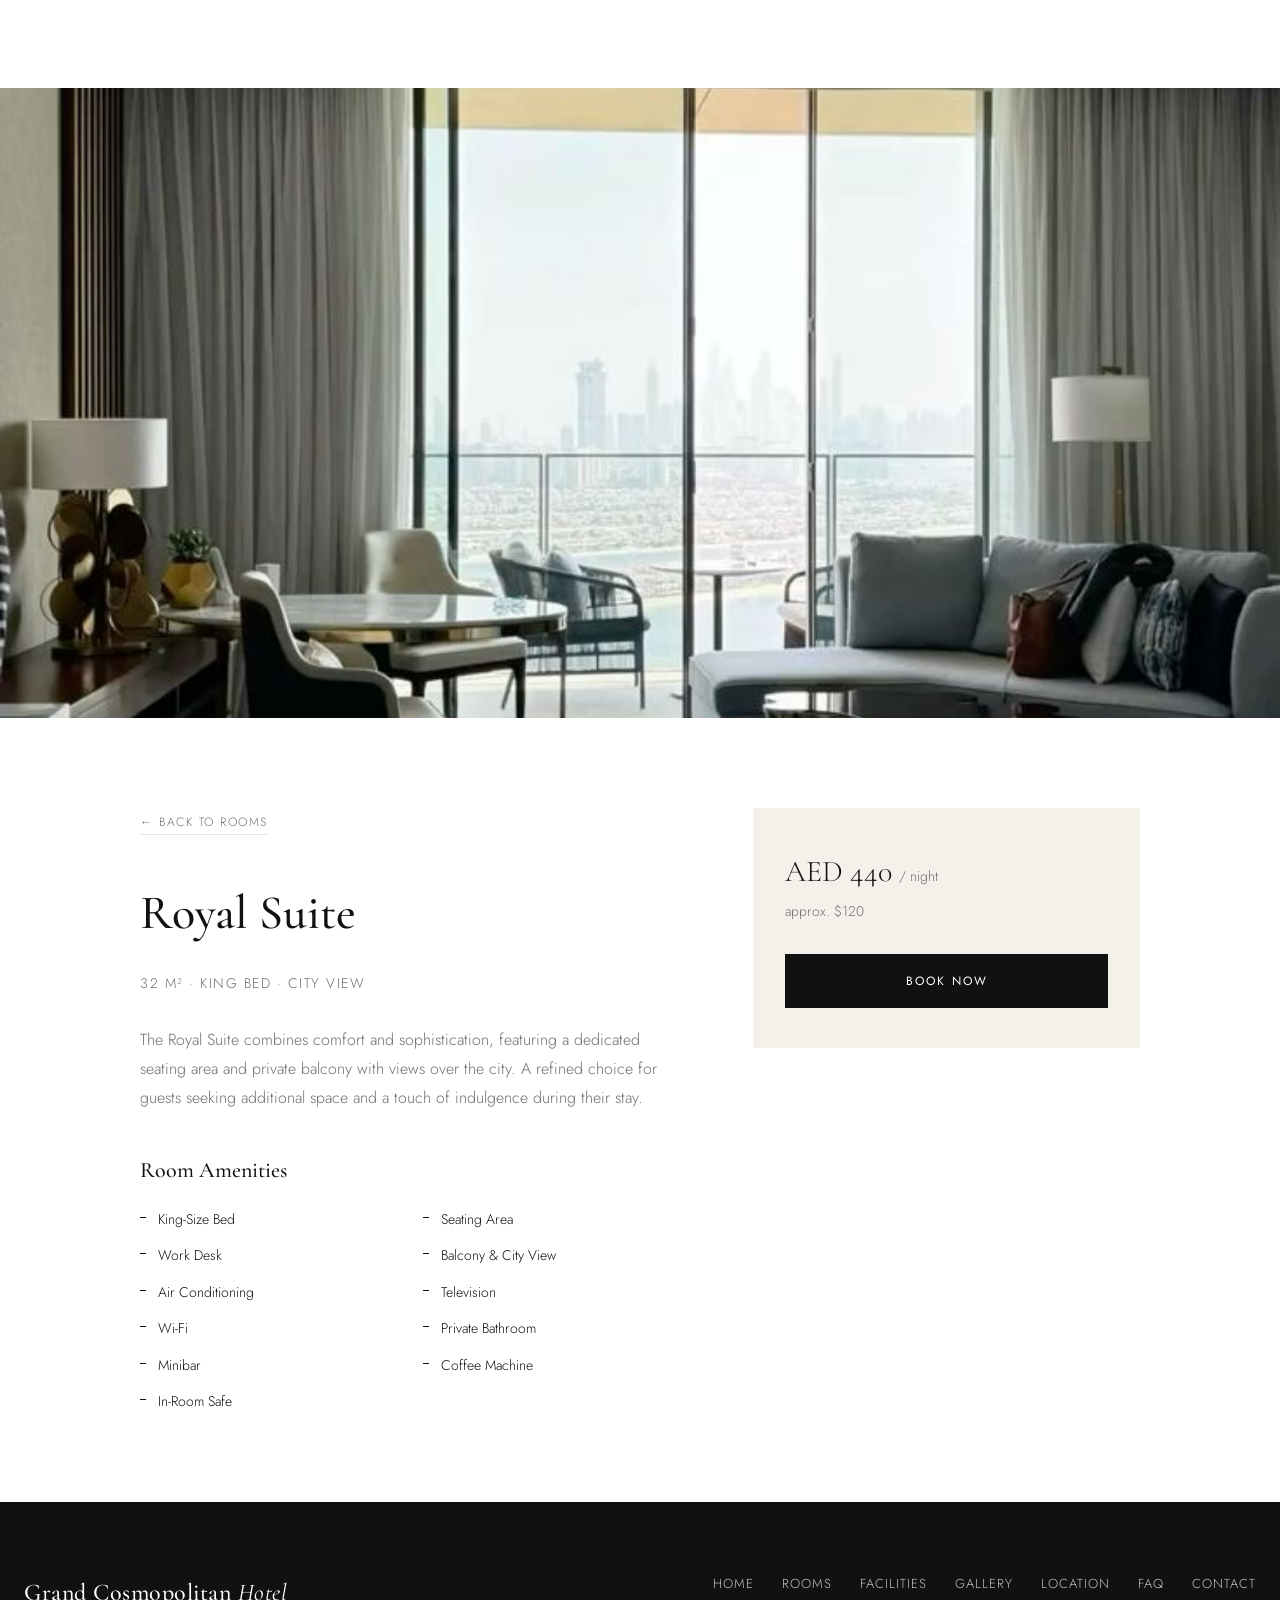
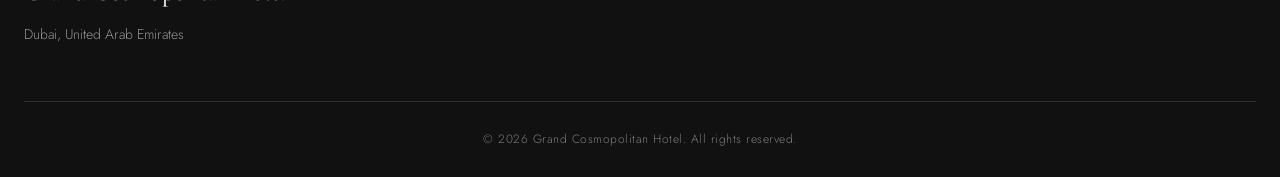
<file: room-royal.html>
<!DOCTYPE html>
<html lang="en">
<head>
<meta charset="UTF-8">
<meta name="viewport" content="width=device-width, initial-scale=1.0">
<title>Royal Suite | Grand Cosmopolitan Hotel</title>
<link rel="preconnect" href="https://fonts.googleapis.com">
<link rel="preconnect" href="https://fonts.gstatic.com" crossorigin>
<link href="https://fonts.googleapis.com/css2?family=Cormorant+Garamond:wght@400;500;600&family=Jost:wght@300;400;500&display=swap" rel="stylesheet">
<link rel="stylesheet" href="style.css">
</head>
<body>

<!-- ============ NAVIGATION ============ -->
<header class="site-header scrolled" id="siteHeader">
  <div class="nav-container">

    <button class="nav-toggle" id="navToggle" aria-label="Open menu">
      <span></span>
      <span></span>
      <span></span>
    </button>

    <a href="index.html" class="nav-logo">Grand Cosmopolitan <span>Hotel</span></a>

    <nav class="nav-links" id="navLinks">
      <a href="index.html" class="nav-close" id="navClose" aria-label="Close menu">&times;</a>
      <a href="index.html">Home</a>
      <a href="index.html#rooms">Rooms</a>
      <a href="index.html#facilities">Facilities</a>
      <a href="index.html#gallery">Gallery</a>
      <a href="index.html#location">Location</a>
      <a href="index.html#reviews">Reviews</a>
      <a href="index.html#faq">FAQ</a>
      <a href="index.html#contact">Contact</a>
    </nav>

    <a href="index.html#booking" class="btn-nav">Check Availability</a>

  </div>
</header>

<div class="nav-overlay" id="navOverlay"></div>

<main>

  <!-- ============ ROOM HERO ============ -->
  <div class="room-hero">
    <img src="royal.png" alt="Royal Suite">
  </div>

  <!-- ============ ROOM DETAIL ============ -->
  <section class="room-detail">
    <div class="room-detail-container">

      <div class="room-detail-main reveal">
        <a href="index.html#rooms" class="room-detail-back">&larr; Back to Rooms</a>
        <h1>Royal Suite</h1>
        <p class="room-detail-size">32 m&sup2;&nbsp;&middot;&nbsp;King Bed&nbsp;&middot;&nbsp;City View</p>
        <p class="room-description">
          The Royal Suite combines comfort and sophistication,
          featuring a dedicated seating area and private balcony
          with views over the city. A refined choice for guests
          seeking additional space and a touch of indulgence
          during their stay.
        </p>

        <div class="room-amenities">
          <h2>Room Amenities</h2>
          <ul class="room-amenities-list">
            <li>King-Size Bed</li>
            <li>Seating Area</li>
            <li>Work Desk</li>
            <li>Balcony &amp; City View</li>
            <li>Air Conditioning</li>
            <li>Television</li>
            <li>Wi-Fi</li>
            <li>Private Bathroom</li>
            <li>Minibar</li>
            <li>Coffee Machine</li>
            <li>In-Room Safe</li>
          </ul>
        </div>
      </div>

      <aside class="room-detail-side reveal">
        <p class="room-detail-price">AED 440 <span>/ night</span></p>
        <p class="room-detail-price-usd">approx. $120</p>
        <button id="roomBookBtn" data-room="Royal Suite" class="btn-book-room">Book Now</button>
      </aside>

    </div>
  </section>

</main>

<!-- ============ FOOTER ============ -->
<footer class="site-footer">
  <div class="footer-container">

    <div class="footer-brand">
      <p class="nav-logo">Grand Cosmopolitan <span>Hotel</span></p>
      <p class="footer-tagline">Dubai, United Arab Emirates</p>
    </div>

    <nav class="footer-links">
      <a href="index.html">Home</a>
      <a href="index.html#rooms">Rooms</a>
      <a href="index.html#facilities">Facilities</a>
      <a href="index.html#gallery">Gallery</a>
      <a href="index.html#location">Location</a>
      <a href="index.html#faq">FAQ</a>
      <a href="index.html#contact">Contact</a>
    </nav>

  </div>

  <div class="footer-bottom">
    <p>&copy; <span id="footerYear"></span> Grand Cosmopolitan Hotel. All rights reserved.</p>
  </div>
</footer>

<script src="main.js"></script>

<!--Start of Tawk.to Script-->
<script type="text/javascript">
var Tawk_API=Tawk_API||{}, Tawk_LoadStart=new Date();
(function(){
var s1=document.createElement("script"),s0=document.getElementsByTagName("script")[0];
s1.async=true;
s1.src='https://embed.tawk.to/6a75b3db27ca6d1d42c39d03/1jvdsd4hu';
s1.charset='UTF-8';
s1.setAttribute('crossorigin','*');
s0.parentNode.insertBefore(s1,s0);
})();
</script>
<!--End of Tawk.to Script-->

</body>
</html>
</file>
<file: style.css>
/* ==========================================================
   GRAND COSMOPOLITAN HOTEL — DESIGN SYSTEM
   Luxury, minimal, calm. White / Black / Soft Grey / Beige.
   Serif for headings (Cormorant Garamond), light sans for body (Jost).
   ========================================================== */

:root {
  --color-white:      #ffffff;
  --color-black:       #111111;
  --color-grey:        #6f6f6f;
  --color-grey-light:  #e9e7e3;
  --color-beige:        #f4f1ea;
  --color-beige-deep: #e6e0d3;

  --font-serif: 'Cormorant Garamond', serif;
  --font-sans:  'Jost', sans-serif;

  --header-height: 88px;

  --ease-luxury: cubic-bezier(0.22, 1, 0.36, 1);
}

* { margin: 0; padding: 0; box-sizing: border-box; }

html { scroll-behavior: smooth; }

body {
  font-family: var(--font-sans);
  color: var(--color-black);
  background: var(--color-white);
  line-height: 1.6;
  font-weight: 300;
  -webkit-font-smoothing: antialiased;
}

a { text-decoration: none; color: inherit; }
ul { list-style: none; }
img { max-width: 100%; display: block; }

/* ==========================================================
   NAVIGATION
   ========================================================== */

.site-header {
  position: fixed;
  top: 0;
  left: 0;
  width: 100%;
  height: var(--header-height);
  z-index: 1000;
  background: transparent;
  transition: background 0.5s var(--ease-luxury), box-shadow 0.5s var(--ease-luxury);
}

.site-header.scrolled {
  background: rgba(255, 255, 255, 0.96);
  box-shadow: 0 1px 0 rgba(0,0,0,0.06);
  backdrop-filter: blur(6px);
}

.nav-container {
  max-width: 1440px;
  height: 100%;
  margin: 0 auto;
  padding: 0 40px;
  display: flex;
  align-items: center;
  justify-content: space-between;
}

/* Wordmark */
.nav-logo {
  font-family: var(--font-serif);
  font-size: 26px;
  font-weight: 500;
  letter-spacing: 0.5px;
  color: var(--color-black);
  white-space: nowrap;
}

.site-header:not(.scrolled) .nav-logo,
.site-header:not(.scrolled) .nav-links a,
.site-header:not(.scrolled) .btn-nav {
  color: var(--color-white);
}

.site-header:not(.scrolled) .btn-nav {
  border-color: var(--color-white);
}

.nav-logo span {
  font-weight: 400;
  font-style: italic;
}

/* Desktop links */
.nav-links {
  display: flex;
  align-items: center;
  gap: 40px;
}

.nav-links a {
  font-size: 13px;
  letter-spacing: 1.5px;
  text-transform: uppercase;
  font-weight: 400;
  position: relative;
  padding-bottom: 4px;
  transition: opacity 0.3s ease;
}

.nav-links a:not(.nav-close)::after {
  content: '';
  position: absolute;
  left: 0;
  bottom: 0;
  width: 0;
  height: 1px;
  background: currentColor;
  transition: width 0.4s var(--ease-luxury);
}

.nav-links a:not(.nav-close):hover::after {
  width: 100%;
}

.nav-close { display: none; }

/* CTA button */
.btn-nav {
  font-family: var(--font-sans);
  font-size: 12px;
  letter-spacing: 1.5px;
  text-transform: uppercase;
  border: 1px solid var(--color-black);
  background: transparent;
  padding: 12px 26px;
  cursor: pointer;
  transition: background 0.4s var(--ease-luxury), color 0.4s var(--ease-luxury);
  white-space: nowrap;
}

.btn-nav:hover {
  background: var(--color-black);
  color: var(--color-white);
}

.site-header:not(.scrolled) .btn-nav:hover {
  background: var(--color-white);
  color: var(--color-black);
}

/* Hamburger (mobile only) */
.nav-toggle {
  display: none;
  flex-direction: column;
  justify-content: center;
  gap: 5px;
  width: 32px;
  height: 32px;
  background: none;
  border: none;
  cursor: pointer;
  z-index: 1100;
}

.nav-toggle span {
  display: block;
  width: 100%;
  height: 1px;
  background: var(--color-black);
  transition: background 0.3s ease;
}

.site-header:not(.scrolled) .nav-toggle span {
  background: var(--color-white);
}

.nav-overlay {
  position: fixed;
  inset: 0;
  background: rgba(17,17,17,0.4);
  opacity: 0;
  pointer-events: none;
  transition: opacity 0.4s var(--ease-luxury);
  z-index: 999;
}

.nav-overlay.active {
  opacity: 1;
  pointer-events: auto;
}

/* ==========================================================
   MOBILE NAVIGATION
   ========================================================== */

@media (max-width: 900px) {

  .nav-toggle { display: flex; }

  .nav-links {
    position: fixed;
    top: 0;
    right: 0;
    height: 100vh;
    width: min(78vw, 360px);
    background: var(--color-beige);
    flex-direction: column;
    align-items: flex-start;
    justify-content: center;
    gap: 28px;
    padding: 60px 48px;
    transform: translateX(100%);
    transition: transform 0.5s var(--ease-luxury);
    z-index: 1050;
  }

  .nav-links.active {
    transform: translateX(0);
  }

  .nav-links a {
    color: var(--color-black) !important;
    font-size: 15px;
  }

  .nav-close {
    display: block;
    position: absolute;
    top: 24px;
    right: 28px;
    font-size: 32px;
    font-weight: 300;
    line-height: 1;
  }

  .btn-nav { display: none; }

  .nav-logo { font-size: 20px; }
}

/* ==========================================================
   STICKY MOBILE BOOK BAR
   ========================================================== */

.mobile-book-bar {
  display: none;
}

@media (max-width: 900px) {
  .mobile-book-bar {
    display: block;
    position: fixed;
    bottom: 0;
    left: 0;
    width: 100%;
    background: var(--color-black);
    z-index: 900;
  }

  .mobile-book-bar a {
    display: block;
    text-align: center;
    color: var(--color-white);
    font-size: 13px;
    letter-spacing: 2px;
    text-transform: uppercase;
    padding: 18px 0;
    padding-bottom: calc(18px + env(safe-area-inset-bottom));
  }

  /* Prevent content hiding behind sticky bar */
  main { padding-bottom: 64px; }
}

/* ==========================================================
   HERO
   ========================================================== */

.hero {
  width: 100%;
}

.hero-video-wrap {
  position: relative;
  width: 100%;
  height: 100vh;
  min-height: 520px;
  overflow: hidden;
  background: var(--color-black); /* shows while video loads */
}

.hero-video {
  width: 100%;
  height: 100%;
  object-fit: cover;
  display: block;
  opacity: 0;
  animation: heroFadeIn 1.8s var(--ease-luxury) forwards;
  animation-delay: 0.2s;
}

@keyframes heroFadeIn {
  to { opacity: 1; }
}

/* Gentle scroll-down cue at base of video */
.hero-scroll-cue {
  position: absolute;
  bottom: 36px;
  left: 50%;
  transform: translateX(-50%);
  width: 44px;
  height: 44px;
  border: 1px solid rgba(255,255,255,0.75);
  border-radius: 50%;
  display: flex;
  align-items: center;
  justify-content: center;
  color: var(--color-white);
  font-size: 16px;
  animation: cuePulse 2.6s ease-in-out infinite;
}

@keyframes cuePulse {
  0%, 100% { opacity: 0.55; transform: translateX(-50%) translateY(0); }
  50%      { opacity: 1;    transform: translateX(-50%) translateY(6px); }
}

/* Pure black breathing space between video and headline */
.hero-spacer {
  width: 100%;
  height: 64px;
  background: var(--color-black);
}

@media (max-width: 600px) {
  .hero-spacer { height: 40px; }
}

/* Headline on white, below the black spacer */
.hero-heading {
  padding: 64px 24px;
  text-align: center;
  background: var(--color-white);
}

.hero-heading h1 {
  font-family: var(--font-serif);
  font-weight: 500;
  font-size: clamp(34px, 6vw, 64px);
  line-height: 1.15;
  letter-spacing: 0.5px;
  max-width: 900px;
  margin: 0 auto;
}

@media (max-width: 600px) {
  .hero-heading { padding: 48px 24px; }
}

/* ==========================================================
   HERO / CONTACT SIMPLE CHAT CTA
   ========================================================== */

.hero-cta {
  display: flex;
  justify-content: center;
  padding: 0 24px;
  margin-top: -28px;
  position: relative;
  z-index: 10;
}

.btn-booking-simple {
  background: var(--color-black);
  color: var(--color-white);
  border: none;
  padding: 20px 52px;
  font-family: var(--font-sans);
  font-size: 12px;
  letter-spacing: 2px;
  text-transform: uppercase;
  cursor: pointer;
  box-shadow: 0 18px 50px rgba(0,0,0,0.18);
  transition: background 0.4s var(--ease-luxury);
}

.btn-booking-simple:hover {
  background: #2a2a2a;
}

@media (max-width: 640px) {
  .hero-cta { margin-top: -20px; }
  .btn-booking-simple {
    width: 100%;
    max-width: 340px;
    padding: 18px;
  }
}

/* ==========================================================
   SHARED SECTION STYLES
   ========================================================== */

.eyebrow {
  display: block;
  font-size: 12px;
  letter-spacing: 2.5px;
  text-transform: uppercase;
  color: var(--color-grey);
  margin-bottom: 12px;
}

.section-heading {
  text-align: center;
  max-width: 700px;
  margin: 0 auto 64px;
  padding: 0 24px;
}

.section-heading h2 {
  font-family: var(--font-serif);
  font-weight: 500;
  font-size: clamp(30px, 4vw, 44px);
}

/* ==========================================================
   HOTEL INTRODUCTION
   ========================================================== */

.intro {
  padding: 140px 24px;
  background: var(--color-white);
}

.intro-container {
  max-width: 1240px;
  margin: 0 auto;
  display: grid;
  grid-template-columns: 1fr 1fr;
  gap: 80px;
  align-items: center;
}

.intro-image img {
  width: 100%;
  height: 560px;
  object-fit: cover;
}

.intro-text h2 {
  font-family: var(--font-serif);
  font-weight: 500;
  font-size: clamp(28px, 3.5vw, 42px);
  line-height: 1.25;
  margin-bottom: 28px;
}

.intro-text p {
  color: var(--color-grey);
  font-size: 16px;
  margin-bottom: 20px;
  max-width: 480px;
}

@media (max-width: 900px) {
  .intro { padding: 90px 24px; }
  .intro-container {
    grid-template-columns: 1fr;
    gap: 40px;
  }
  .intro-image img { height: 360px; }
}

/* ==========================================================
   ROOMS
   ========================================================== */

.rooms {
  padding: 140px 24px;
  background: var(--color-beige);
}

.rooms-grid {
  max-width: 1240px;
  margin: 0 auto;
  display: grid;
  grid-template-columns: repeat(4, 1fr);
  gap: 32px;
}

.room-card {
  background: var(--color-white);
  display: flex;
  flex-direction: column;
}

.room-card-image {
  width: 100%;
  height: 320px;
  overflow: hidden;
}

.room-card-image img {
  width: 100%;
  height: 100%;
  object-fit: cover;
  transition: transform 1.2s var(--ease-luxury);
}

.room-card:hover .room-card-image img {
  transform: scale(1.05);
}

.room-card-body {
  padding: 32px 28px;
  text-align: center;
}

.room-card-body h3 {
  font-family: var(--font-serif);
  font-weight: 500;
  font-size: 24px;
  margin-bottom: 12px;
}

.room-price {
  font-size: 17px;
  color: var(--color-black);
  margin-bottom: 2px;
}

.room-price span {
  font-size: 13px;
  color: var(--color-grey);
  font-weight: 300;
}

.room-price-usd {
  font-size: 13px;
  color: var(--color-grey);
  margin-bottom: 24px;
}

.btn-outline {
  display: inline-block;
  border: 1px solid var(--color-black);
  padding: 12px 32px;
  font-size: 12px;
  letter-spacing: 1.5px;
  text-transform: uppercase;
  transition: background 0.4s var(--ease-luxury), color 0.4s var(--ease-luxury);
}

.btn-outline:hover {
  background: var(--color-black);
  color: var(--color-white);
}

@media (max-width: 1080px) {
  .rooms-grid {
    grid-template-columns: repeat(2, 1fr);
  }
}

@media (max-width: 640px) {
  .rooms { padding: 90px 20px; }
  .rooms-grid {
    grid-template-columns: 1fr;
    gap: 32px;
  }
}

/* ==========================================================
   FACILITIES
   ========================================================== */

.facilities {
  padding: 140px 24px;
  background: var(--color-white);
}

.facilities-grid {
  max-width: 1240px;
  margin: 0 auto;
  display: grid;
  grid-template-columns: repeat(4, 1fr);
  gap: 32px;
}

.facility-card {
  text-align: center;
}

.facility-card img {
  width: 100%;
  height: 220px;
  object-fit: cover;
  margin-bottom: 20px;
}

.facility-card h3 {
  font-family: var(--font-serif);
  font-weight: 500;
  font-size: 19px;
  letter-spacing: 0.3px;
}

@media (max-width: 900px) {
  .facilities { padding: 90px 20px; }
  .facilities-grid {
    grid-template-columns: repeat(2, 1fr);
    gap: 28px;
  }
}

/* ==========================================================
   GALLERY
   ========================================================== */

.gallery {
  padding: 140px 24px;
  background: var(--color-beige);
}

.gallery-grid {
  max-width: 1240px;
  margin: 0 auto;
  display: grid;
  grid-template-columns: repeat(4, 1fr);
  grid-auto-rows: 220px;
  gap: 20px;
}

.gallery-item {
  overflow: hidden;
}

.gallery-item-large {
  grid-column: span 2;
  grid-row: span 2;
}

.gallery-item img {
  width: 100%;
  height: 100%;
  object-fit: cover;
  transition: transform 1.4s var(--ease-luxury);
}

.gallery-item:hover img {
  transform: scale(1.06);
}

@media (max-width: 900px) {
  .gallery { padding: 90px 20px; }
  .gallery-grid {
    grid-template-columns: repeat(2, 1fr);
    grid-auto-rows: 180px;
    gap: 14px;
  }
  .gallery-item-large {
    grid-column: span 2;
    grid-row: span 1;
    height: 260px;
  }
}

/* ==========================================================
   LOCATION
   ========================================================== */

.location {
  padding: 140px 24px;
  background: var(--color-white);
}

.location-container {
  max-width: 1240px;
  margin: 0 auto;
  display: grid;
  grid-template-columns: 1fr 1.2fr;
  gap: 80px;
  align-items: center;
}

.location-text h2 {
  font-family: var(--font-serif);
  font-weight: 500;
  font-size: clamp(28px, 3.5vw, 42px);
  margin-bottom: 24px;
}

.location-text p {
  color: var(--color-grey);
  font-size: 16px;
  margin-bottom: 20px;
  max-width: 440px;
}

.location-address {
  color: var(--color-black) !important;
  font-style: italic;
  font-family: var(--font-serif);
  font-size: 18px !important;
}

.location-map {
  width: 100%;
  height: 440px;
}

.location-map iframe {
  width: 100%;
  height: 100%;
  display: block;
}

@media (max-width: 900px) {
  .location { padding: 90px 20px; }
  .location-container {
    grid-template-columns: 1fr;
    gap: 40px;
  }
  .location-map { height: 320px; }
}

/* ==========================================================
   NEARBY ATTRACTIONS
   ========================================================== */

.attractions {
  padding: 140px 24px;
  background: var(--color-beige);
}

.attractions-grid {
  max-width: 1240px;
  margin: 0 auto;
  display: grid;
  grid-template-columns: repeat(4, 1fr);
  gap: 32px;
}

.attraction-card {
  background: var(--color-white);
  padding: 36px 28px;
  text-align: center;
}

.attraction-card h3 {
  font-family: var(--font-serif);
  font-weight: 500;
  font-size: 19px;
  margin-bottom: 14px;
}

.attraction-card p {
  color: var(--color-grey);
  font-size: 14px;
  line-height: 1.7;
}

@media (max-width: 900px) {
  .attractions { padding: 90px 20px; }
  .attractions-grid {
    grid-template-columns: 1fr 1fr;
    gap: 20px;
  }
}

@media (max-width: 560px) {
  .attractions-grid {
    grid-template-columns: 1fr;
  }
}

/* ==========================================================
   RESERVATION PROCESS
   ========================================================== */

.process {
  padding: 140px 24px;
  background: var(--color-white);
}

.process-grid {
  max-width: 1000px;
  margin: 0 auto;
  display: grid;
  grid-template-columns: repeat(3, 1fr);
  gap: 56px;
  text-align: center;
}

.process-number {
  display: block;
  font-family: var(--font-serif);
  font-size: 42px;
  color: var(--color-grey-light);
  margin-bottom: 12px;
}

.process-step h3 {
  font-family: var(--font-serif);
  font-weight: 500;
  font-size: 21px;
  margin-bottom: 14px;
}

.process-step p {
  color: var(--color-grey);
  font-size: 15px;
  line-height: 1.7;
}

@media (max-width: 800px) {
  .process { padding: 90px 20px; }
  .process-grid {
    grid-template-columns: 1fr;
    gap: 44px;
  }
}

/* ==========================================================
   GUEST REVIEWS
   ========================================================== */

.reviews {
  padding: 140px 24px;
  background: var(--color-beige);
}

.reviews-grid {
  max-width: 1000px;
  margin: 0 auto;
  display: grid;
  grid-template-columns: repeat(2, 1fr);
  gap: 32px;
  align-items: stretch;
}

.review-card {
  background: var(--color-white);
  padding: 48px;
  text-align: center;
  display: flex;
  flex-direction: column;
  justify-content: center;
}

.review-stars {
  color: #c9a24b;
  font-size: 18px;
  letter-spacing: 4px;
  margin-bottom: 24px;
}

.review-text {
  font-family: var(--font-serif);
  font-size: 19px;
  line-height: 1.7;
  color: var(--color-black);
  margin-bottom: 24px;
}

.review-author {
  font-size: 13px;
  letter-spacing: 1.5px;
  text-transform: uppercase;
  color: var(--color-grey);
}

@media (max-width: 700px) {
  .reviews { padding: 90px 20px; }
  .reviews-grid { grid-template-columns: 1fr; }
  .review-card { padding: 36px 28px; }
  .review-text { font-size: 17px; }
}

/* ==========================================================
   FAQ
   ========================================================== */

.faq {
  padding: 140px 24px;
  background: var(--color-white);
}

.faq-list {
  max-width: 800px;
  margin: 0 auto;
}

.faq-item {
  border-bottom: 1px solid var(--color-grey-light);
  padding: 24px 0;
}

.faq-item summary {
  font-family: var(--font-serif);
  font-size: 18px;
  cursor: pointer;
  list-style: none;
  position: relative;
  padding-right: 32px;
}

.faq-item summary::-webkit-details-marker {
  display: none;
}

.faq-item summary::after {
  content: '+';
  position: absolute;
  right: 0;
  top: 0;
  font-size: 22px;
  font-family: var(--font-sans);
  color: var(--color-grey);
  transition: transform 0.35s var(--ease-luxury);
}

.faq-item[open] summary::after {
  content: '+';
  transform: rotate(45deg);
}

.faq-item p {
  color: var(--color-grey);
  font-size: 15px;
  line-height: 1.7;
  margin-top: 16px;
  max-width: 640px;
}

@media (max-width: 700px) {
  .faq { padding: 90px 20px; }
  .faq-item summary { font-size: 16px; }
}

/* ==========================================================
   CONTACT
   ========================================================== */

.contact {
  padding: 140px 24px;
  background: var(--color-beige);
}

.contact-container {
  max-width: 640px;
  margin: 0 auto;
  display: flex;
  flex-direction: column;
  align-items: center;
  gap: 32px;
  text-align: center;
}

.contact-item a,
.contact-item p {
  font-family: var(--font-serif);
  font-size: 19px;
  color: var(--color-black);
}

.contact-item a {
  border-bottom: 1px solid var(--color-black);
  padding-bottom: 2px;
}

@media (max-width: 700px) {
  .contact { padding: 90px 20px; }
}

/* ==========================================================
   FOOTER
   ========================================================== */

.site-footer {
  background: var(--color-black);
  color: var(--color-white);
  padding: 72px 24px 0;
}

.footer-container {
  max-width: 1240px;
  margin: 0 auto;
  display: flex;
  flex-wrap: wrap;
  justify-content: space-between;
  align-items: flex-start;
  gap: 40px;
  padding-bottom: 56px;
  border-bottom: 1px solid rgba(255,255,255,0.12);
}

.footer-brand .nav-logo {
  color: var(--color-white);
  font-size: 24px;
  margin-bottom: 10px;
}

.footer-tagline {
  color: rgba(255,255,255,0.55);
  font-size: 14px;
}

.footer-links {
  display: flex;
  flex-wrap: wrap;
  gap: 28px;
}

.footer-links a {
  font-size: 13px;
  letter-spacing: 1px;
  text-transform: uppercase;
  color: rgba(255,255,255,0.75);
  transition: color 0.3s ease;
}

.footer-links a:hover {
  color: var(--color-white);
}

.footer-socials {
  display: flex;
  gap: 12px;
}

.footer-social-icon {
  width: 36px;
  height: 36px;
  border-radius: 50%;
  border: 1px solid rgba(255,255,255,0.25);
  display: flex;
  align-items: center;
  justify-content: center;
  color: rgba(255,255,255,0.75);
  transition: background 0.3s ease, border-color 0.3s ease, color 0.3s ease;
}

.footer-social-icon:hover {
  background: rgba(255,255,255,0.1);
  border-color: var(--color-white);
  color: var(--color-white);
}

.footer-bottom {
  max-width: 1240px;
  margin: 0 auto;
  padding: 28px 0;
  text-align: center;
}

.footer-bottom p {
  font-size: 12px;
  letter-spacing: 0.5px;
  color: rgba(255,255,255,0.45);
}

@media (max-width: 700px) {
  .site-footer { padding: 56px 20px 0; }
  .footer-container { flex-direction: column; gap: 32px; }
}

/* ==========================================================
   SCROLL REVEAL (used by every future section)
   ========================================================== */

.reveal {
  opacity: 0;
  transform: translateY(28px);
  transition: opacity 0.9s var(--ease-luxury), transform 0.9s var(--ease-luxury);
}

.reveal.visible {
  opacity: 1;
  transform: translateY(0);
}

/* ==========================================================
   ROOM DETAIL PAGES
   ========================================================== */

.room-hero {
  width: 100%;
  height: 70vh;
  min-height: 420px;
  margin-top: var(--header-height);
  overflow: hidden;
}

.room-hero img {
  width: 100%;
  height: 100%;
  object-fit: cover;
}

.room-detail {
  padding: 90px 24px;
  background: var(--color-white);
}

.room-detail-container {
  max-width: 1000px;
  margin: 0 auto;
  display: grid;
  grid-template-columns: 1.4fr 1fr;
  gap: 72px;
}

.room-detail-main h1 {
  font-family: var(--font-serif);
  font-weight: 500;
  font-size: clamp(32px, 4vw, 48px);
  margin-bottom: 20px;
}

.room-detail-size {
  font-size: 14px;
  letter-spacing: 1.5px;
  text-transform: uppercase;
  color: var(--color-grey);
  margin-bottom: 32px;
}

.room-detail-main p.room-description {
  color: var(--color-grey);
  font-size: 16px;
  line-height: 1.8;
  margin-bottom: 40px;
  max-width: 520px;
}

.room-amenities h2 {
  font-family: var(--font-serif);
  font-weight: 500;
  font-size: 22px;
  margin-bottom: 20px;
}

.room-amenities-list {
  display: grid;
  grid-template-columns: repeat(2, 1fr);
  gap: 14px 24px;
}

.room-amenities-list li {
  font-size: 14px;
  color: var(--color-black);
  padding-left: 18px;
  position: relative;
}

.room-amenities-list li::before {
  content: '';
  position: absolute;
  left: 0;
  top: 9px;
  width: 6px;
  height: 1px;
  background: var(--color-black);
}

.room-detail-side {
  background: var(--color-beige);
  padding: 40px 32px;
  height: fit-content;
  position: sticky;
  top: 120px;
}

.room-detail-price {
  font-family: var(--font-serif);
  font-size: 30px;
  margin-bottom: 4px;
}

.room-detail-price span {
  font-size: 14px;
  color: var(--color-grey);
  font-weight: 300;
  font-family: var(--font-sans);
}

.room-detail-price-usd {
  font-size: 14px;
  color: var(--color-grey);
  margin-bottom: 32px;
}

.btn-book-room {
  display: block;
  width: 100%;
  text-align: center;
  background: var(--color-black);
  color: var(--color-white);
  border: none;
  padding: 18px;
  font-family: var(--font-sans);
  font-size: 12px;
  letter-spacing: 2px;
  text-transform: uppercase;
  cursor: pointer;
  transition: background 0.4s var(--ease-luxury);
}

.btn-book-room:hover {
  background: #2a2a2a;
}

.room-detail-back {
  display: inline-block;
  margin-bottom: 40px;
  font-size: 12px;
  letter-spacing: 1.5px;
  text-transform: uppercase;
  color: var(--color-grey);
  border-bottom: 1px solid var(--color-grey-light);
  padding-bottom: 2px;
}

.room-detail-back:hover { color: var(--color-black); }

@media (max-width: 860px) {
  .room-detail { padding: 60px 20px; }
  .room-detail-container {
    grid-template-columns: 1fr;
    gap: 40px;
  }
  .room-detail-side { position: static; }
  .room-hero { height: 50vh; min-height: 320px; }
}
</file>
